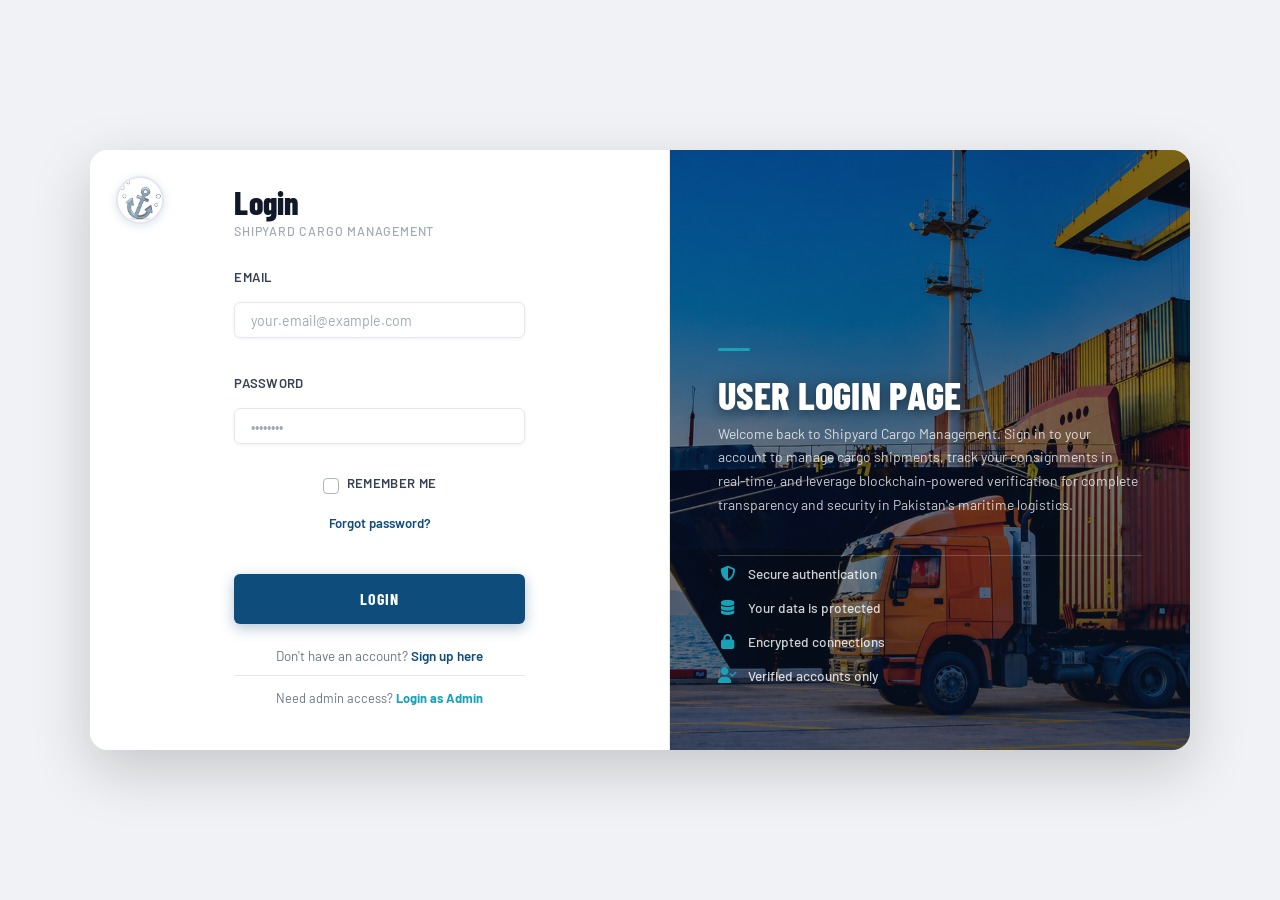
<file: Html/login.html>
<!DOCTYPE html>
<html lang="en">
<head>
    <meta charset="UTF-8">
    <meta name="viewport" content="width=device-width, initial-scale=1.0">
    <meta name="description" content="Shipyard_PK Cargo Management - User Login">
    <meta name="theme-color" content="#0E4C7C">
    <title>Login - Shipyard Cargo Management System</title>
    <link rel="preconnect" href="https://fonts.googleapis.com">
    <link rel="preconnect" href="https://fonts.gstatic.com" crossorigin>
        <link href="https://cdn.jsdelivr.net/npm/bootstrap@4.6.0/dist/css/bootstrap.min.css" rel="stylesheet">
    <link href="https://cdnjs.cloudflare.com/ajax/libs/font-awesome/6.4.0/css/all.min.css" rel="stylesheet">
    <link href="../Css/login.css" rel="stylesheet">
</head>
<body class="login-body">
    <!-- Main Login Container -->
    <div class="login-container">
        <!-- Anchor Icon Inside Card -->
        <a href="../Html/index.html" class="card-logo-wrapper" title="Back to Home">
            <img src="../Assest/anchor_icon.png" alt="Shipyard_PK Logo" class="card-logo">
        </a>
        <!-- Left Side - Information -->
        <div class="login-left">
            <div class="left-content">
                <h1 class="left-title">
                    User Login Page
                </h1>
                <p class="left-description">
                    Welcome back to Shipyard Cargo Management. Sign in to your account to manage cargo shipments, track your consignments in real-time, and leverage blockchain-powered verification for complete transparency and security in Pakistan's maritime logistics.
                </p>
                <div class="features-list">
                    <div class="feature-item">
                        <i class="fas fa-shield-alt"></i>
                        <span>Secure authentication</span>
                    </div>
                    <div class="feature-item">
                        <i class="fas fa-database"></i>
                        <span>Your data is protected</span>
                    </div>
                    <div class="feature-item">
                        <i class="fas fa-lock"></i>
                        <span>Encrypted connections</span>
                    </div>
                    <div class="feature-item">
                        <i class="fas fa-user-check"></i>
                        <span>Verified accounts only</span>
                    </div>
                </div>
            </div>
        </div>

        <!-- Right Side - Login Form -->
        <div class="login-right">
            <div class="login-form-wrapper">
                <h2 class="login-title">Login</h2>

                <!-- Alert Messages -->
                <div id="alert-container"></div>

                <form id="loginForm" method="POST" class="login-form">
                    <!-- Email -->
                    <div class="form-group">
                        <label for="email">Email</label>
                        <input type="email" id="email" name="email" class="form-control" placeholder="your.email@example.com" required>
                        <small class="form-error" id="email-error"></small>
                    </div>

                    <!-- Password -->
                    <div class="form-group">
                        <label for="password">Password</label>
                        <input type="password" id="password" name="password" class="form-control" placeholder="••••••••" required>
                        <small class="form-error" id="password-error"></small>
                    </div>

                    <!-- Remember Me -->
                    <div class="form-group checkbox-group">
                        <div class="custom-control custom-checkbox">
                            <input type="checkbox" class="custom-control-input" id="rememberMe" name="rememberMe">
                            <label class="custom-control-label" for="rememberMe">
                                Remember me
                            </label>
                        </div>
                        <a href="#" class="forgot-password">Forgot password?</a>
                    </div>

                    <!-- Login Button -->
                    <button type="submit" class="btn-login">Login</button>
                </form>

                <!-- Signup & Admin Login Links -->
                <div class="signup-link">
                    <p>Don't have an account? <a href="signup.html">Sign up here</a></p>
                    <p class="admin-login-link">Need admin access? <a href="admin-login.html">Login as Admin</a></p>
                </div>
            </div>
        </div>
    </div>

    <!-- Scripts -->
    <script src="https://code.jquery.com/jquery-3.6.0.min.js"></script>
    <script src="https://cdn.jsdelivr.net/npm/bootstrap@4.6.0/dist/js/bootstrap.bundle.min.js"></script>
    <script src="../JS/login.js"></script>
</body>
</html>
</file>
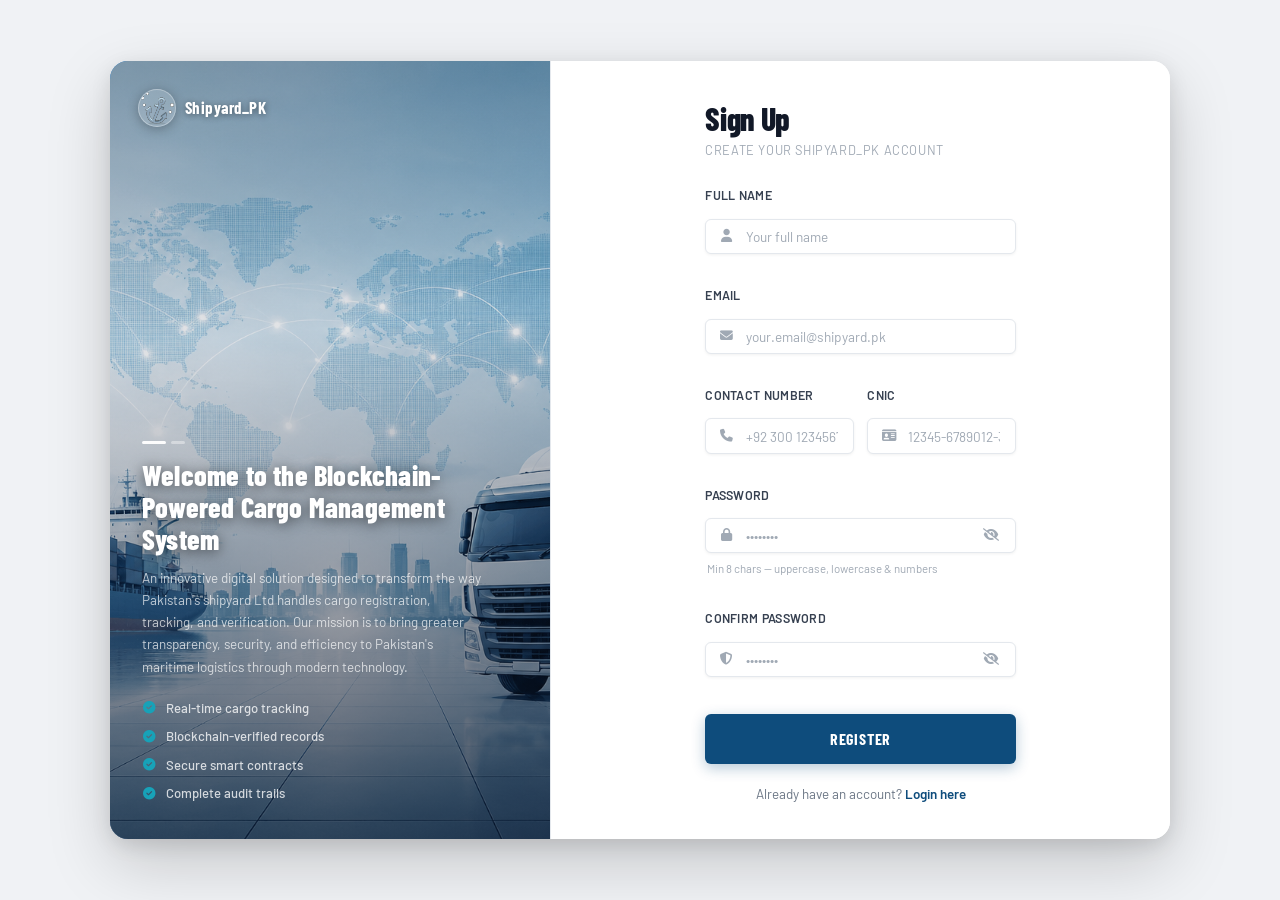
<file: Html/signup.html>
<!DOCTYPE html>
<html lang="en">
<head>
    <meta charset="UTF-8">
    <meta name="viewport" content="width=device-width, initial-scale=1.0">
    <meta name="description" content="Shipyard_PK Cargo Management - User Signup">
    <meta name="theme-color" content="#0E4C7C">
    <title>Sign Up - Shipyard Cargo Management System</title>
    <link rel="preconnect" href="https://fonts.googleapis.com">
    <link rel="preconnect" href="https://fonts.gstatic.com" crossorigin>
    <link href="https://fonts.googleapis.com/css2?family=Barlow+Condensed:wght@600;700;800&family=Barlow:wght@400;500;600;700&display=swap" rel="stylesheet">
    <link href="https://cdn.jsdelivr.net/npm/bootstrap@4.6.0/dist/css/bootstrap.min.css" rel="stylesheet">
    <link href="https://cdnjs.cloudflare.com/ajax/libs/font-awesome/6.4.0/css/all.min.css" rel="stylesheet">
    <link href="../Css/signup.css" rel="stylesheet">
</head>
<body class="signup-body">

    <div class="signup-container">

        <!-- ══ LEFT PANEL — photo + brand ══ -->
        <div class="signup-left">

            <!-- Brand / logo (top-left of photo panel) -->
            <div class="signup-brand">
                <a href="../Html/index.html" class="card-logo-wrapper" title="Back to Home">
                    <img src="../Assest/anchor_icon.png"
                         alt="Shipyard_PK Logo"
                         class="card-logo logo-icon">
                    <span class="brand-label">Shipyard_PK</span>
                </a>
            </div>

            <!-- Hero copy (bottom of photo panel) -->
            <div class="left-content">
                <div class="hero-bar"></div>
                <h1 class="left-title">
                    Welcome to the Blockchain-Powered Cargo Management System
                </h1>
                <p class="left-description">
                    An innovative digital solution designed to transform the way Pakistan's
                    shipyard Ltd handles cargo registration, tracking, and verification.
                    Our mission is to bring greater transparency, security, and efficiency
                    to Pakistan's maritime logistics through modern technology.
                </p>
                <div class="features-list">
                    <div class="feature-item">
                        <i class="fas fa-check-circle"></i>
                        <span>Real-time cargo tracking</span>
                    </div>
                    <div class="feature-item">
                        <i class="fas fa-check-circle"></i>
                        <span>Blockchain-verified records</span>
                    </div>
                    <div class="feature-item">
                        <i class="fas fa-check-circle"></i>
                        <span>Secure smart contracts</span>
                    </div>
                    <div class="feature-item">
                        <i class="fas fa-check-circle"></i>
                        <span>Complete audit trails</span>
                    </div>
                </div>
            </div>
        </div><!-- /signup-left -->

        <!-- ══ RIGHT PANEL — white form ══ -->
        <div class="signup-right">
            <div class="signup-form-wrapper">

                <!-- Page heading -->
                <h2 class="signup-title">Sign Up</h2>
                <p class="signup-subtitle">Create your Shipyard_PK account</p>

                <!-- Alert messages (populated by JS) -->
                <div id="alert-container"></div>

                <form id="signupForm" method="POST" class="signup-form" novalidate>

                    <!-- Full Name -->
                    <div class="form-group">
                        <label for="fullName">Full Name</label>
                        <div class="input-icon-wrap">
                            <i class="fas fa-user input-icon" aria-hidden="true"></i>
                            <input type="text" id="fullName" name="fullName"
                                   class="form-control"
                                   placeholder="Your full name" required>
                        </div>
                        <small class="form-error" id="fullName-error"></small>
                    </div>

                    <!-- Email -->
                    <div class="form-group">
                        <label for="email">Email</label>
                        <div class="input-icon-wrap">
                            <i class="fas fa-envelope input-icon" aria-hidden="true"></i>
                            <input type="email" id="email" name="email"
                                   class="form-control"
                                   placeholder="your.email@shipyard.pk" required>
                        </div>
                        <small class="form-error" id="email-error"></small>
                    </div>

                    <!-- Two-column row: Contact + CNIC -->
                    <div class="form-row-split">
                        <!-- Contact Number -->
                        <div class="form-group">
                            <label for="contactNumber">Contact Number</label>
                            <div class="input-icon-wrap">
                                <i class="fas fa-phone input-icon" aria-hidden="true"></i>
                                <input type="tel" id="contactNumber" name="contactNumber"
                                       class="form-control"
                                       placeholder="+92 300 1234567" required>
                            </div>
                            <small class="form-error" id="contactNumber-error"></small>
                        </div>

                        <!-- CNIC -->
                        <div class="form-group">
                            <label for="cnic">CNIC</label>
                            <div class="input-icon-wrap">
                                <i class="fas fa-id-card input-icon" aria-hidden="true"></i>
                                <input type="text" id="cnic" name="cnic"
                                       class="form-control"
                                       placeholder="12345-6789012-3" required>
                            </div>
                            <small class="form-error" id="cnic-error"></small>
                        </div>
                    </div><!-- /form-row-split -->

                    <!-- Password -->
                    <div class="form-group">
                        <label for="password">Password</label>
                        <div class="input-icon-wrap">
                            <i class="fas fa-lock input-icon" aria-hidden="true"></i>
                            <input type="password" id="password" name="password"
                                   class="form-control"
                                   placeholder="••••••••" required>
                            <button type="button" class="toggle-pw" data-target="password"
                                    aria-label="Toggle password visibility" tabindex="-1">
                                <i class="fas fa-eye-slash"></i>
                            </button>
                        </div>
                        <small class="form-error" id="password-error"></small>
                        <small class="form-hint">Min 8 chars — uppercase, lowercase &amp; numbers</small>
                    </div>

                    <!-- Confirm Password -->
                    <div class="form-group">
                        <label for="confirmPassword">Confirm Password</label>
                        <div class="input-icon-wrap">
                            <i class="fas fa-shield-halved input-icon" aria-hidden="true"></i>
                            <input type="password" id="confirmPassword" name="confirmPassword"
                                   class="form-control"
                                   placeholder="••••••••" required>
                            <button type="button" class="toggle-pw" data-target="confirmPassword"
                                    aria-label="Toggle confirm password visibility" tabindex="-1">
                                <i class="fas fa-eye-slash"></i>
                            </button>
                        </div>
                        <small class="form-error" id="confirmPassword-error"></small>
                    </div>

                    <!-- Submit -->
                    <button type="submit" class="btn-register">Register</button>

                </form><!-- /signupForm -->

                <!-- Login link -->
                <div class="login-link">
                    <p>Already have an account? <a href="login.html">Login here</a></p>
                </div>

            </div><!-- /signup-form-wrapper -->
        </div><!-- /signup-right -->

    </div><!-- /signup-container -->

    <!-- Scripts -->
    <script src="https://code.jquery.com/jquery-3.6.0.min.js"></script>
    <script src="https://cdn.jsdelivr.net/npm/bootstrap@4.6.0/dist/js/bootstrap.bundle.min.js"></script>
    <script src="../JS/signup.js"></script>

    <!-- Password visibility toggle (UI only — no form logic change) -->
    <script>
    document.querySelectorAll('.toggle-pw').forEach(function(btn) {
        btn.addEventListener('click', function() {
            var targetId = this.dataset.target;
            var input = document.getElementById(targetId);
            var icon  = this.querySelector('i');
            if (!input) return;
            if (input.type === 'password') {
                input.type = 'text';
                icon.classList.replace('fa-eye-slash', 'fa-eye');
            } else {
                input.type = 'password';
                icon.classList.replace('fa-eye', 'fa-eye-slash');
            }
        });
    });
    </script>
</body>
</html>
</file>
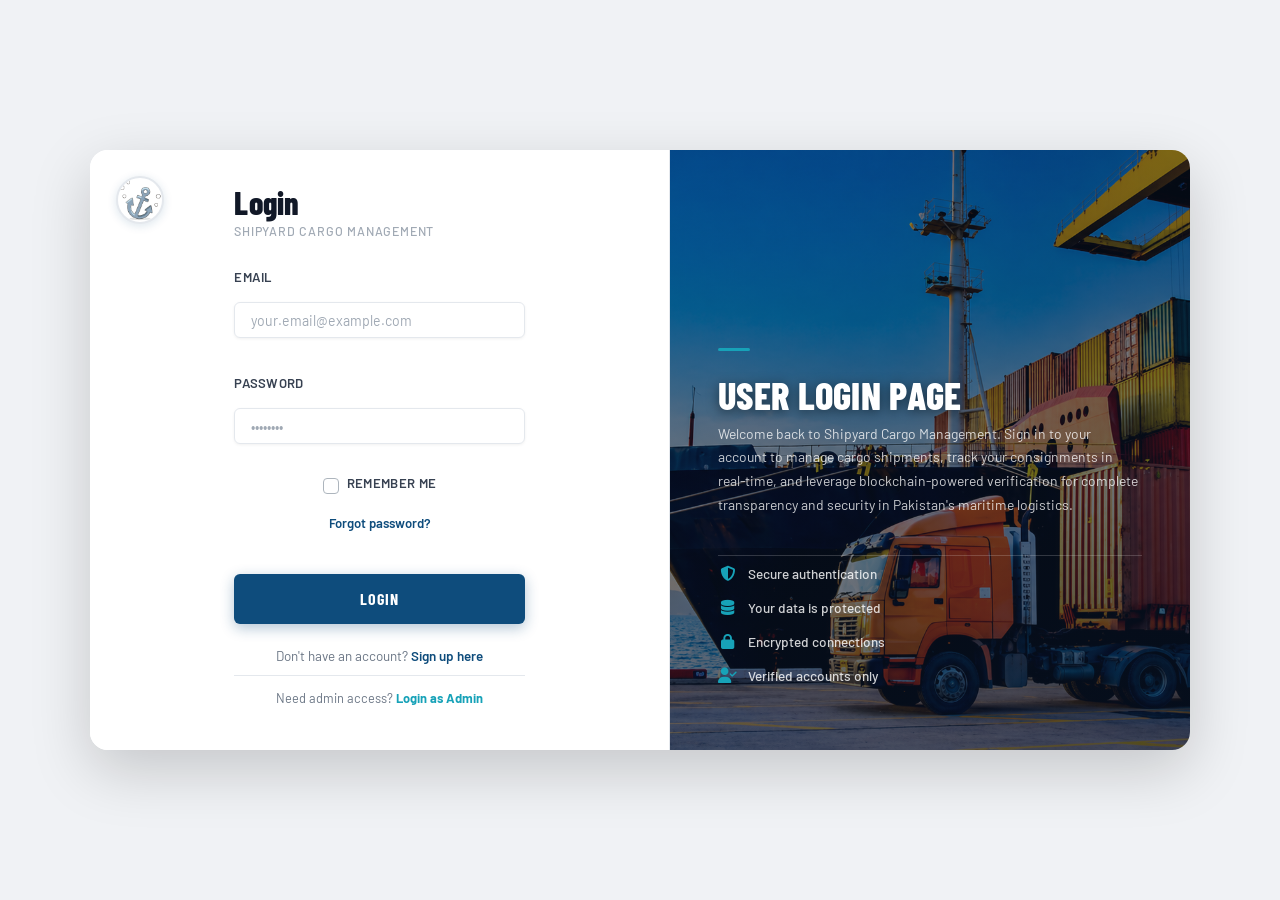
<file: Html/user-dashboard.html>
<!DOCTYPE html>
<html lang="en">
<head>
    <meta charset="UTF-8">
    <meta name="viewport" content="width=device-width, initial-scale=1.0">
    <meta name="description" content="User Dashboard - Shipyard Cargo Management System">
    <meta name="theme-color" content="#0a2847">
    <title>User Dashboard - Shipyard Cargo Management System</title>
    <link href="https://cdn.jsdelivr.net/npm/bootstrap@4.6.0/dist/css/bootstrap.min.css" rel="stylesheet">
    <link href="https://cdnjs.cloudflare.com/ajax/libs/font-awesome/6.4.0/css/all.min.css" rel="stylesheet">
    <link href="../Css/user-dashboard.css" rel="stylesheet">
</head>
<body>
    <div class="user-container">

        <!-- Top Navbar -->
        <nav class="user-navbar">
            <div class="navbar-content">
                <div class="navbar-left">
                    <button class="sidebar-toggle" id="sidebarToggle" aria-label="Toggle sidebar">
                        <i class="fas fa-bars"></i>
                    </button>
                    <a href="index.html" class="navbar-brand-link" aria-label="Shipyard home">
                        <span class="navbar-brand-logo-wrap" aria-hidden="true">
                            <img src="../Assest/anchor_icon.png" alt="" class="navbar-brand-logo">
                        </span>
                        <span class="navbar-brand-copy">
                            <span class="navbar-brand-text">Shipyard Portal</span>
                            <span class="navbar-brand-subtext">User workspace</span>
                        </span>
                    </a>
                    <div class="topbar-copy">
                        <span class="topbar-crumb">Dashboard / Overview</span>
                        <h1>Dashboard</h1>
                    </div>
                </div>
                <div class="navbar-right">
                    <label class="topbar-search" aria-label="Search cargo">
                        <i class="fas fa-search" aria-hidden="true"></i>
                        <input type="search" id="navbarSearchInput" placeholder="Search cargo ID...">
                    </label>
                    <div class="topbar-actions">
                        <button class="icon-action" id="navbarRefreshBtn" type="button" aria-label="Refresh">
                            <i class="fas fa-rotate-right" aria-hidden="true"></i>
                        </button>
                        <button id="themeToggleBtn" class="theme-toggle-btn" type="button" aria-label="Switch theme" title="Switch theme">
                            <i id="themeToggleIcon" class="fas fa-sun" aria-hidden="true"></i>
                        </button>
                    </div>
                </div>
            </div>
        </nav>

        <!-- Dashboard Wrapper -->
        <div class="dashboard-wrapper">

            <!-- Sidebar -->
            <aside class="user-sidebar" id="userSidebar">
                <div class="sidebar-content">
                    <div class="sidebar-section-label">NAVIGATION</div>

                    <nav class="sidebar-nav">
                        <button class="sidebar-item active" data-section="dashboard" data-tooltip="Dashboard Overview" aria-selected="true">
                            <i class="fas fa-chart-line"></i>
                            <span>Dashboard Overview</span>
                        </button>
                        <button class="sidebar-item" data-section="search" data-tooltip="Cargo Search &amp; View" aria-selected="false">
                            <i class="fas fa-search"></i>
                            <span>Cargo Search &amp; View</span>
                        </button>
                        <button class="sidebar-item" data-section="tracking" data-tooltip="Cargo Tracking" aria-selected="false">
                            <i class="fas fa-map-location-dot"></i>
                            <span>Cargo Tracking</span>
                        </button>
                        <button class="sidebar-item" data-section="contract" data-tooltip="Contract Status" aria-selected="false">
                            <i class="fas fa-file-contract"></i>
                            <span>Contract Status</span>
                        </button>
                        <button class="sidebar-item" data-section="certificate" data-tooltip="Certificate Verification" aria-selected="false">
                            <i class="fas fa-shield-halved"></i>
                            <span>Certificate Verification</span>
                        </button>
                        <button class="sidebar-item" data-section="activity" data-tooltip="Activity History" aria-selected="false">
                            <i class="fas fa-clock-rotate-left"></i>
                            <span>Activity History</span>
                        </button>
                    </nav>

                    <div class="sidebar-footer">
                        <button class="sidebar-item logout-btn" id="logoutBtn" aria-label="Logout">
                            <i class="fas fa-sign-out-alt"></i>
                            <span>Logout</span>
                        </button>

                        <div class="sidebar-user" id="sidebarProfileTrigger" role="button" tabindex="0" aria-expanded="false" aria-controls="userProfileCard">
                            <div class="user-avatar">
                                <i class="fas fa-user" aria-hidden="true"></i>
                            </div>
                            <div class="sidebar-user-copy">
                                <span class="sidebar-user-name" id="sidebarUserName">User</span>
                                <span class="sidebar-user-role">Registered User</span>
                            </div>
                        </div>

                        <div class="user-profile-card user-profile-card-main" id="userProfileCard" hidden>
                            <div class="profile-card-title">User Details</div>
                            <div class="profile-row">
                                <span class="profile-label">Full Name</span>
                                <strong id="profileFullName">-</strong>
                            </div>
                            <div class="profile-row">
                                <span class="profile-label">Email</span>
                                <strong id="profileEmail">-</strong>
                            </div>
                            <div class="profile-row">
                                <span class="profile-label">User ID</span>
                                <strong id="profileUserId">-</strong>
                            </div>
                            <div class="profile-row">
                                <span class="profile-label">Role</span>
                                <strong id="profileRole">Registered User</strong>
                            </div>
                        </div>
                    </div>
                </div>
            </aside>

            <!-- Main Content -->
            <main class="user-main-content">

                <!-- =============================
                     STEP 2: Dashboard Overview
                ============================== -->
                <section class="content-section active" id="dashboard-section">
                    <div class="dashboard-header">
                        <div>
                            <div class="section-kicker">Step 2</div>
                            <h2>Dashboard Overview</h2>
                            <p>View your active shipments, recent cargo activity, and search for cargo quickly.</p>
                        </div>
                        <button class="btn btn-ghost" id="dashRefreshBtn">
                            <i class="fas fa-rotate-right"></i> Refresh
                        </button>
                    </div>

                    <!-- KPI Cards -->
                    <div class="dashboard-grid kpi-grid">
                        <div class="stat-card kpi-card accent-amber">
                            <div class="stat-head">
                                <span class="kpi-label"><span class="kpi-dot"></span> Active Shipments</span>
                                <i class="fas fa-ship"></i>
                            </div>
                            <p class="stat-value" id="kpi-active">3</p>
                            <span class="stat-change positive">2 in transit</span>
                            <div class="kpi-foot">Currently active cargo shipments</div>
                        </div>

                        <div class="stat-card kpi-card accent-teal">
                            <div class="stat-head">
                                <span class="kpi-label"><span class="kpi-dot"></span> Recent Cargo</span>
                                <i class="fas fa-boxes-stacked"></i>
                            </div>
                            <p class="stat-value" id="kpi-recent">5</p>
                            <span class="stat-change positive">+1 this week</span>
                            <div class="kpi-foot">Total cargo registered under account</div>
                        </div>

                        <div class="stat-card kpi-card accent-green">
                            <div class="stat-head">
                                <span class="kpi-label"><span class="kpi-dot"></span> Contracts Active</span>
                                <i class="fas fa-file-contract"></i>
                            </div>
                            <p class="stat-value" id="kpi-contracts">2</p>
                            <span class="stat-change">1 pending approval</span>
                            <div class="kpi-foot">Smart contract execution status</div>
                        </div>

                        <div class="stat-card kpi-card accent-rose">
                            <div class="stat-head">
                                <span class="kpi-label"><span class="kpi-dot"></span> Certificates</span>
                                <i class="fas fa-certificate"></i>
                            </div>
                            <p class="stat-value" id="kpi-certs">4</p>
                            <span class="stat-change positive">All valid</span>
                            <div class="kpi-foot">Verified certificates on record</div>
                        </div>
                    </div>

                    <!-- Dashboard Split: Table + Quick Search -->
                    <div class="dashboard-split">
                        <section class="dashboard-panel dashboard-table-panel">
                            <div class="panel-header">
                                <div>
                                    <div class="panel-kicker">Active Shipments</div>
                                    <h3>Your Current Cargo</h3>
                                </div>
                                <button class="btn btn-ghost btn-sm" data-section="search" id="viewAllCargoBtn">
                                    View All <i class="fas fa-arrow-right"></i>
                                </button>
                            </div>
                            <div class="dashboard-table-wrap">
                                <table class="tracking-table">
                                    <thead>
                                        <tr>
                                            <th>Cargo ID</th>
                                            <th>Description</th>
                                            <th>Route</th>
                                            <th>Status</th>
                                            <th>ETA</th>
                                        </tr>
                                    </thead>
                                    <tbody id="dashCargoTableBody">
                                        <tr>
                                            <td><span class="job-id">CS-0001</span></td>
                                            <td>
                                                <strong>Electronics Components</strong>
                                                <span>Oceanic Electronics Ltd.</span>
                                            </td>
                                            <td><span class="route-text">Shanghai → Karachi</span></td>
                                            <td><span class="status-badge shipped">In Transit</span></td>
                                            <td class="text-muted-sm">15 May 2025</td>
                                        </tr>
                                        <tr>
                                            <td><span class="job-id">CS-0002</span></td>
                                            <td>
                                                <strong>Textile Exports</strong>
                                                <span>Textile Export Group</span>
                                            </td>
                                            <td><span class="route-text">Mumbai → Karachi</span></td>
                                            <td><span class="status-badge complete">Arrived</span></td>
                                            <td class="text-muted-sm">10 May 2025</td>
                                        </tr>
                                        <tr>
                                            <td><span class="job-id">CS-0003</span></td>
                                            <td>
                                                <strong>Heavy Machinery</strong>
                                                <span>Delta Machinery Co.</span>
                                            </td>
                                            <td><span class="route-text">Dubai → Karachi</span></td>
                                            <td><span class="status-badge queued">Registered</span></td>
                                            <td class="text-muted-sm">22 May 2025</td>
                                        </tr>
                                    </tbody>
                                </table>
                            </div>
                        </section>

                        <!-- Quick Search Panel -->
                        <section class="dashboard-panel activity-panel">
                            <div class="panel-header">
                                <div>
                                    <div class="panel-kicker">Quick Access</div>
                                    <h3>Quick Search</h3>
                                </div>
                            </div>
                            <div class="quick-search-box">
                                <label class="form-group-label">Enter Cargo ID</label>
                                <div class="search-input-wrap">
                                    <input type="text" class="form-control" id="dashQuickSearchInput" placeholder="e.g. CS-0001">
                                    <button class="btn btn-primary" id="dashQuickSearchBtn">
                                        <i class="fas fa-search"></i>
                                    </button>
                                </div>
                                <div id="dashQuickResult" class="quick-result" style="display:none;"></div>
                            </div>

                            <div class="panel-divider"></div>

                            <div class="panel-header" style="margin-top:8px;">
                                <div>
                                    <div class="panel-kicker">Recent Activity</div>
                                    <h3>Your Last Actions</h3>
                                </div>
                            </div>
                            <div class="activity-list" id="dashActivityList">
                                <div class="activity-item info-item">
                                    <span class="activity-icon"><i class="fas fa-search"></i></span>
                                    <div class="activity-copy">
                                        <strong>Searched CS-0001</strong>
                                        <span>Cargo Search &amp; View</span>
                                    </div>
                                    <span class="activity-time">2m ago</span>
                                </div>
                                <div class="activity-item warning-item">
                                    <span class="activity-icon"><i class="fas fa-map-location-dot"></i></span>
                                    <div class="activity-copy">
                                        <strong>Tracked CS-0002</strong>
                                        <span>Cargo Tracking</span>
                                    </div>
                                    <span class="activity-time">18m ago</span>
                                </div>
                                <div class="activity-item info-item">
                                    <span class="activity-icon"><i class="fas fa-shield-halved"></i></span>
                                    <div class="activity-copy">
                                        <strong>Verified PART-0088</strong>
                                        <span>Certificate Verification</span>
                                    </div>
                                    <span class="activity-time">1h ago</span>
                                </div>
                            </div>
                        </section>
                    </div>
                </section>

                <!-- =============================
                     STEP 3: Cargo Search & View
                ============================== -->
                <section class="content-section" id="search-section">
                    <div class="section-header">
                        <div class="section-kicker">Step 3</div>
                        <h2>Cargo Search &amp; View</h2>
                        <p>Search by Cargo ID to view details including supplier, type, status, and destination.</p>
                    </div>

                    <div class="form-container search-container">
                        <div class="search-row">
                            <div class="form-group flex-grow-1 mb-0">
                                <label for="cargoSearchInput">
                                    <i class="fas fa-barcode"></i> Cargo ID
                                </label>
                                <input type="text" class="form-control" id="cargoSearchInput" placeholder="Enter Cargo ID (e.g. CS-0001)">
                            </div>
                            <button class="btn btn-primary search-btn" id="cargoSearchBtn">
                                <i class="fas fa-search"></i> Search
                            </button>
                        </div>
                    </div>

                    <!-- Results Display -->
                    <div id="searchResultArea" style="display:none;">
                        <div class="result-card">
                            <div class="result-card-header">
                                <div>
                                    <span class="result-kicker">Cargo Details</span>
                                    <h3 id="resultCargoId" class="job-id result-id">--</h3>
                                </div>
                                <span id="resultStatusBadge" class="status-badge">--</span>
                            </div>
                            <div class="result-grid">
                                <div class="result-field">
                                    <span class="result-label"><i class="fas fa-building"></i> Supplier</span>
                                    <span class="result-value" id="resultSupplier">--</span>
                                </div>
                                <div class="result-field">
                                    <span class="result-label"><i class="fas fa-layer-group"></i> Type</span>
                                    <span class="result-value" id="resultType">--</span>
                                </div>
                                <div class="result-field">
                                    <span class="result-label"><i class="fas fa-plane-departure"></i> Origin</span>
                                    <span class="result-value" id="resultOrigin">--</span>
                                </div>
                                <div class="result-field">
                                    <span class="result-label"><i class="fas fa-plane-arrival"></i> Destination</span>
                                    <span class="result-value" id="resultDestination">--</span>
                                </div>
                                <div class="result-field">
                                    <span class="result-label"><i class="fas fa-calendar"></i> ETA</span>
                                    <span class="result-value" id="resultEta">--</span>
                                </div>
                                <div class="result-field">
                                    <span class="result-label"><i class="fas fa-weight-hanging"></i> Quantity</span>
                                    <span class="result-value" id="resultQuantity">--</span>
                                </div>
                            </div>
                            <div class="result-actions">
                                <button class="btn btn-ghost" id="trackThisCargoBtn">
                                    <i class="fas fa-map-location-dot"></i> Track this Cargo
                                </button>
                                <button class="btn btn-ghost" id="viewContractBtn">
                                    <i class="fas fa-file-contract"></i> View Contract Status
                                </button>
                            </div>
                        </div>
                    </div>

                    <div id="searchNoResult" class="no-result" style="display:none;">
                        <i class="fas fa-search-minus"></i>
                        <p>No cargo found with that ID. Please check and try again.</p>
                    </div>

                    <!-- All Cargo Table -->
                    <div class="dashboard-panel" style="margin-top:16px;">
                        <div class="panel-header">
                            <div>
                                <div class="panel-kicker">All Records</div>
                                <h3>Your Cargo List</h3>
                            </div>
                        </div>
                        <div class="dashboard-table-wrap">
                            <table class="tracking-table">
                                <thead>
                                    <tr>
                                        <th>Cargo ID</th>
                                        <th>Supplier</th>
                                        <th>Type</th>
                                        <th>Status</th>
                                        <th>Destination</th>
                                        <th>Action</th>
                                    </tr>
                                </thead>
                                <tbody id="allCargoTableBody">
                                    <!-- Populated by JS -->
                                </tbody>
                            </table>
                        </div>
                    </div>
                </section>

                <!-- =============================
                     STEP 4: Cargo Tracking
                ============================== -->
                <section class="content-section" id="tracking-section">
                    <div class="section-header">
                        <div class="section-kicker">Step 4</div>
                        <h2>Cargo Tracking</h2>
                        <p>Enter a Cargo ID to view the full timeline: Registered, In Transit, Arrived, Verified, Completed.</p>
                    </div>

                    <div class="form-container search-container">
                        <div class="search-row">
                            <div class="form-group flex-grow-1 mb-0">
                                <label for="trackingInput">
                                    <i class="fas fa-barcode"></i> Cargo ID
                                </label>
                                <input type="text" class="form-control" id="trackingInput" placeholder="Enter Cargo ID (e.g. CS-0001)">
                            </div>
                            <button class="btn btn-primary search-btn" id="trackingSearchBtn">
                                <i class="fas fa-map-location-dot"></i> Track
                            </button>
                        </div>
                    </div>

                    <div id="trackingResultArea" style="display:none;">
                        <div class="tracking-card">
                            <div class="tracking-card-header">
                                <div>
                                    <span class="result-kicker">Tracking Timeline</span>
                                    <h3 id="trackingCargoId" class="job-id result-id">--</h3>
                                </div>
                                <span id="trackingCurrentStatus" class="status-badge">--</span>
                            </div>

                            <!-- Route Bar -->
                            <div class="route-bar">
                                <span class="route-city" id="trackOriginCity">Origin</span>
                                <div class="route-line">
                                    <div class="route-progress" id="routeProgressBar" style="width:0%"></div>
                                    <i class="fas fa-ship route-ship" id="routeShipIcon"></i>
                                </div>
                                <span class="route-city" id="trackDestCity">Destination</span>
                            </div>

                            <!-- Timeline Steps -->
                            <div class="timeline-steps" id="trackingTimeline">
                                <div class="timeline-step" data-step="registered">
                                    <div class="step-icon"><i class="fas fa-clipboard-check"></i></div>
                                    <div class="step-body">
                                        <span class="step-label">Registered</span>
                                        <span class="step-date" id="step-registered-date">-</span>
                                    </div>
                                </div>
                                <div class="timeline-connector"></div>
                                <div class="timeline-step" data-step="in-transit">
                                    <div class="step-icon"><i class="fas fa-ship"></i></div>
                                    <div class="step-body">
                                        <span class="step-label">In Transit</span>
                                        <span class="step-date" id="step-transit-date">-</span>
                                    </div>
                                </div>
                                <div class="timeline-connector"></div>
                                <div class="timeline-step" data-step="arrived">
                                    <div class="step-icon"><i class="fas fa-anchor"></i></div>
                                    <div class="step-body">
                                        <span class="step-label">Arrived</span>
                                        <span class="step-date" id="step-arrived-date">-</span>
                                    </div>
                                </div>
                                <div class="timeline-connector"></div>
                                <div class="timeline-step" data-step="verified">
                                    <div class="step-icon"><i class="fas fa-shield-halved"></i></div>
                                    <div class="step-body">
                                        <span class="step-label">Verified</span>
                                        <span class="step-date" id="step-verified-date">-</span>
                                    </div>
                                </div>
                                <div class="timeline-connector"></div>
                                <div class="timeline-step" data-step="completed">
                                    <div class="step-icon"><i class="fas fa-flag-checkered"></i></div>
                                    <div class="step-body">
                                        <span class="step-label">Completed</span>
                                        <span class="step-date" id="step-completed-date">-</span>
                                    </div>
                                </div>
                            </div>
                        </div>
                    </div>

                    <div id="trackingNoResult" class="no-result" style="display:none;">
                        <i class="fas fa-location-crosshairs"></i>
                        <p>No cargo found with that ID. Please verify the Cargo ID and try again.</p>
                    </div>
                </section>

                <!-- =============================
                     STEP 5: Smart Contract Status View
                ============================== -->
                <section class="content-section" id="contract-section">
                    <div class="section-header">
                        <div class="section-kicker">Step 5</div>
                        <h2>Smart Contract Status View</h2>
                        <p>Enter a Cargo ID to view approval status and payment status from the smart contract.</p>
                    </div>

                    <div class="form-container search-container">
                        <div class="search-row">
                            <div class="form-group flex-grow-1 mb-0">
                                <label for="contractSearchInput">
                                    <i class="fas fa-barcode"></i> Cargo ID
                                </label>
                                <input type="text" class="form-control" id="contractSearchInput" placeholder="Enter Cargo ID (e.g. CS-0001)">
                            </div>
                            <button class="btn btn-primary search-btn" id="contractSearchBtn">
                                <i class="fas fa-file-contract"></i> View Status
                            </button>
                        </div>
                    </div>

                    <div id="contractResultArea" style="display:none;">
                        <div class="contract-status-card">
                            <div class="result-card-header">
                                <div>
                                    <span class="result-kicker">Contract Details</span>
                                    <h3 id="contractCargoId" class="job-id result-id">--</h3>
                                </div>
                            </div>
                            <div class="contract-status-grid">
                                <div class="contract-status-block">
                                    <div class="csb-icon approval-icon">
                                        <i class="fas fa-user-check"></i>
                                    </div>
                                    <div class="csb-body">
                                        <span class="csb-label">Customer Approval</span>
                                        <span class="csb-value" id="contractApprovalStatus">--</span>
                                    </div>
                                </div>
                                <div class="contract-status-block">
                                    <div class="csb-icon payment-icon">
                                        <i class="fas fa-money-bill-wave"></i>
                                    </div>
                                    <div class="csb-body">
                                        <span class="csb-label">Payment Status</span>
                                        <span class="csb-value" id="contractPaymentStatus">--</span>
                                    </div>
                                </div>
                                <div class="contract-status-block">
                                    <div class="csb-icon date-icon">
                                        <i class="fas fa-calendar-check"></i>
                                    </div>
                                    <div class="csb-body">
                                        <span class="csb-label">Contract Date</span>
                                        <span class="csb-value" id="contractDate">--</span>
                                    </div>
                                </div>
                                <div class="contract-status-block">
                                    <div class="csb-icon type-icon">
                                        <i class="fas fa-layer-group"></i>
                                    </div>
                                    <div class="csb-body">
                                        <span class="csb-label">Contract Type</span>
                                        <span class="csb-value" id="contractType">--</span>
                                    </div>
                                </div>
                            </div>
                        </div>
                    </div>

                    <div id="contractNoResult" class="no-result" style="display:none;">
                        <i class="fas fa-file-circle-xmark"></i>
                        <p>No contract found for this Cargo ID.</p>
                    </div>

                    <!-- All Contracts Table -->
                    <div class="dashboard-panel" style="margin-top:16px;">
                        <div class="panel-header">
                            <div>
                                <div class="panel-kicker">Overview</div>
                                <h3>All Contract Records</h3>
                            </div>
                        </div>
                        <div class="dashboard-table-wrap">
                            <table class="tracking-table">
                                <thead>
                                    <tr>
                                        <th>Cargo ID</th>
                                        <th>Contract Type</th>
                                        <th>Approval</th>
                                        <th>Payment</th>
                                        <th>Date</th>
                                    </tr>
                                </thead>
                                <tbody id="allContractsTableBody">
                                    <!-- Populated by JS -->
                                </tbody>
                            </table>
                        </div>
                    </div>
                </section>

                <!-- =============================
                     STEP 6: Certificate Verification
                ============================== -->
                <section class="content-section" id="certificate-section">
                    <div class="section-header">
                        <div class="section-kicker">Step 6</div>
                        <h2>Certificate Verification</h2>
                        <p>Navigate here, enter a Part ID, and verify certificate authenticity — view Valid/Invalid status and certificate details.</p>
                    </div>

                    <div class="form-container search-container">
                        <div class="search-row">
                            <div class="form-group flex-grow-1 mb-0">
                                <label for="certPartInput">
                                    <i class="fas fa-hashtag"></i> Part ID
                                </label>
                                <input type="text" class="form-control" id="certPartInput" placeholder="Enter Part ID (e.g. PART-0088)">
                            </div>
                            <button class="btn btn-primary search-btn" id="certVerifyBtn">
                                <i class="fas fa-shield-halved"></i> Verify
                            </button>
                        </div>
                    </div>

                    <div id="certResultArea" style="display:none;">
                        <div class="cert-result-card" id="certResultCard">
                            <div class="cert-verdict" id="certVerdict">
                                <div class="cert-verdict-icon" id="certVerdictIcon">
                                    <i class="fas fa-check-circle"></i>
                                </div>
                                <div>
                                    <h3 id="certVerdictTitle">Certificate Valid</h3>
                                    <p id="certVerdictSub">This part certificate has been verified successfully.</p>
                                </div>
                            </div>
                            <div class="cert-details-grid">
                                <div class="cert-detail-field">
                                    <span class="result-label"><i class="fas fa-hashtag"></i> Part ID</span>
                                    <span class="result-value" id="certPartId">--</span>
                                </div>
                                <div class="cert-detail-field">
                                    <span class="result-label"><i class="fas fa-tag"></i> Part Name</span>
                                    <span class="result-value" id="certPartName">--</span>
                                </div>
                                <div class="cert-detail-field">
                                    <span class="result-label"><i class="fas fa-building"></i> Issuing Authority</span>
                                    <span class="result-value" id="certAuthority">--</span>
                                </div>
                                <div class="cert-detail-field">
                                    <span class="result-label"><i class="fas fa-calendar"></i> Issue Date</span>
                                    <span class="result-value" id="certIssueDate">--</span>
                                </div>
                                <div class="cert-detail-field">
                                    <span class="result-label"><i class="fas fa-calendar-xmark"></i> Expiry Date</span>
                                    <span class="result-value" id="certExpiryDate">--</span>
                                </div>
                                <div class="cert-detail-field">
                                    <span class="result-label"><i class="fas fa-layer-group"></i> Certificate Type</span>
                                    <span class="result-value" id="certType">--</span>
                                </div>
                            </div>
                        </div>
                    </div>

                    <div id="certNoResult" class="no-result" style="display:none;">
                        <i class="fas fa-shield"></i>
                        <p>No certificate found for that Part ID. Please check and try again.</p>
                    </div>
                </section>

                <!-- =============================
                     STEP 7: Activity History
                ============================== -->
                <section class="content-section" id="activity-section">
                    <div class="section-header">
                        <div class="section-kicker">Step 7</div>
                        <h2>Activity History</h2>
                        <p>View your searched cargo and tracked shipments history.</p>
                    </div>

                    <div class="activity-filters form-container" style="padding:14px 18px;">
                        <div class="filter-row">
                            <div class="filter-group">
                                <label>Filter by Type</label>
                                <select class="form-control" id="activityTypeFilter">
                                    <option value="all">All Activities</option>
                                    <option value="search">Cargo Searches</option>
                                    <option value="tracking">Tracking Lookups</option>
                                    <option value="contract">Contract Views</option>
                                    <option value="certificate">Certificate Verifications</option>
                                </select>
                            </div>
                            <button class="btn btn-ghost" id="clearHistoryBtn">
                                <i class="fas fa-trash-alt"></i> Clear History
                            </button>
                        </div>
                    </div>

                    <div class="dashboard-panel" style="margin-top:12px;">
                        <div class="panel-header">
                            <div>
                                <div class="panel-kicker">History Log</div>
                                <h3>All Activities</h3>
                            </div>
                            <span class="activity-count-badge" id="activityCountBadge">0 entries</span>
                        </div>
                        <div class="activity-list full-activity-list" id="fullActivityList">
                            <!-- Populated by JS -->
                            <div class="no-activity" id="noActivityMsg">
                                <i class="fas fa-history"></i>
                                <p>No activity recorded yet. Start by searching for cargo or tracking a shipment.</p>
                            </div>
                        </div>
                    </div>
                </section>

            </main><!-- /user-main-content -->
        </div><!-- /dashboard-wrapper -->
    </div><!-- /user-container -->

    <script src="https://cdn.jsdelivr.net/npm/jquery@3.5.1/dist/jquery.min.js"></script>
    <script src="https://cdn.jsdelivr.net/npm/bootstrap@4.6.0/dist/js/bootstrap.bundle.min.js"></script>
    <script src="../JS/user-dashboard.js"></script>
</body>
</html>
</file>
<file: Css/login.css>
/* ===================================
   USER LOGIN PAGE
   Dribbble-inspired split layout
   Left: white form | Right: full-bleed image
   Accent: Teal / Blue (#0E4C7C / #17A2B8)
   =================================== */

@import url('https://fonts.googleapis.com/css2?family=Barlow+Condensed:wght@600;700;800&family=Barlow:wght@400;500;600;700&display=swap');

:root {
    /* Brand */
    --accent:        #0E4C7C;
    --accent-light:  #17A2B8;
    --accent-hover:  #0c4270;
    /* Neutrals */
    --white:         #ffffff;
    --off-white:     #f7f8fa;
    --gray-100:      #f0f2f5;
    --gray-200:      #e4e8ed;
    --gray-300:      #cdd2d9;
    --gray-400:      #a0a9b4;
    --gray-500:      #6b7685;
    --gray-700:      #374151;
    --gray-900:      #111827;
    /* Status */
    --success:       #16a34a;
    --error:         #dc2626;
    --warning:       #d97706;
    /* Shadows */
    --shadow-input:  0 1px 3px rgba(0,0,0,0.06);
    --shadow-btn:    0 4px 14px rgba(14,76,124,0.32);
    --shadow-card:   0 20px 60px rgba(0,0,0,0.18);
    /* Radius */
    --r-sm:          6px;
    --r-md:          10px;
    --r-lg:          18px;
    /* Transitions */
    --t:             0.22s cubic-bezier(0.4,0,0.2,1);
}

*,*::before,*::after { margin:0; padding:0; box-sizing:border-box; }
html { font-size:16px; scroll-behavior:smooth; }

/* ===================================
   BODY — subtle texture bg
   =================================== */
.login-body {
    font-family: 'Barlow', 'Segoe UI', sans-serif;
    background: var(--gray-100);
    color: var(--gray-900);
    min-height: 100vh;
    display: flex;
    align-items: center;
    justify-content: center;
    padding: 1.5rem;
    line-height: 1.5;
    overflow-y: auto;
    overflow-x: hidden;
    -webkit-font-smoothing: antialiased;
}

/* ===================================
   OUTER CONTAINER
   =================================== */
.login-container {
    display: grid;
    grid-template-columns: 420px 1fr;
    width: 100%;
    max-width: 1100px;
    min-height: 600px;
    border-radius: var(--r-lg);
    box-shadow: var(--shadow-card);
    overflow: hidden;
    animation: containerIn 0.6s cubic-bezier(0.16,1,0.3,1) both;
    position: relative;
    background: var(--white);
}

@keyframes containerIn {
    from { opacity:0; transform:translateY(20px) scale(0.98); }
    to   { opacity:1; transform:translateY(0) scale(1); }
}

/* ===================================
   ANCHOR LOGO — TOP LEFT OF LEFT PANEL
   =================================== */
.card-logo-wrapper {
    position: absolute;
    top: 1.6rem;
    left: 1.6rem;
    z-index: 20;
    display: inline-flex;
    text-decoration: none;
    border-radius: 50%;
    transition: transform var(--t), box-shadow var(--t);
}
.card-logo-wrapper:hover { transform: scale(1.08); }
.card-logo-wrapper:focus {
    outline: 2px solid var(--accent-light);
    outline-offset: 3px;
    border-radius: 50%;
}

.card-logo {
    height: 48px;
    width: 48px;
    border-radius: 50%;
    object-fit: contain;
    background: var(--white);
    border: 2px solid var(--gray-200);
    box-shadow: 0 2px 10px rgba(14,76,124,0.14);
    transition: box-shadow var(--t), border-color var(--t);
}
.card-logo-wrapper:hover .card-logo {
    border-color: var(--accent-light);
    box-shadow: 0 4px 18px rgba(23,162,184,0.28);
}

/* ===================================
   LEFT PANEL — WHITE FORM SIDE
   =================================== */
.login-left {
    background: var(--white);
    padding: 5.5rem 3.2rem 3rem;
    display: flex;
    flex-direction: column;
    justify-content: center;
    position: relative;
    z-index: 2;
    border-right: 1px solid var(--gray-200);
}

/* Brand block (replaces left-content for visual branding) */
.left-content {
    position: relative;
    z-index: 1;
    animation: fadeSlideLeft 0.7s cubic-bezier(0.16,1,0.3,1) 0.1s both;
    padding: 0;
    background: none;
    border-radius: 0;
}

@keyframes fadeSlideLeft {
    from { opacity:0; transform:translateX(-18px); }
    to   { opacity:1; transform:translateX(0); }
}

/* Brand name at top */
.left-title {
    font-family: 'Barlow Condensed', sans-serif;
    font-size: 1.9rem;
    font-weight: 800;
    line-height: 1.1;
    letter-spacing: 0.3px;
    text-transform: uppercase;
    color: var(--gray-900);
    margin-bottom: 0.35rem;
    text-shadow: none;
}

/* The accent first word — span wrapping is added by CSS ::first-line trick not available,
   so we style via the existing class; left-title gets a colored left border instead */
.left-title::before {
    content: '';
    display: block;
    width: 32px;
    height: 3px;
    background: var(--accent);
    border-radius: 2px;
    margin-bottom: 1.4rem;
}

.left-description {
    font-size: 0.87rem;
    color: var(--gray-500);
    line-height: 1.7;
    margin-bottom: 2.4rem;
    font-weight: 400;
    text-shadow: none;
}

.features-list {
    display: flex;
    flex-direction: column;
    gap: 0.85rem;
    padding-top: 0.5rem;
    border-top: 1px solid var(--gray-200);
}

.feature-item {
    display: flex;
    align-items: center;
    gap: 0.75rem;
    font-size: 0.85rem;
    color: var(--gray-500);
    font-weight: 500;
    transition: color var(--t), transform var(--t);
    text-shadow: none;
}
.feature-item:hover {
    color: var(--accent);
    transform: translateX(3px);
}
.feature-item i {
    font-size: 0.95rem;
    color: var(--accent-light);
    width: 18px;
    text-align: center;
    flex-shrink: 0;
}

/* ===================================
   RIGHT PANEL — PHOTO SIDE
   =================================== */
.login-right {
    position: relative;
    background:
        linear-gradient(160deg, rgba(10,12,14,0.35) 0%, rgba(10,12,14,0.60) 100%),
        url('../Assest/background.png') center/cover no-repeat;
    padding: 0;
    display: flex;
    align-items: flex-end;
    justify-content: flex-start;
    overflow: hidden;
}

/* Overlay content on the photo side */
.login-form-wrapper {
    width: 100%;
    max-width: 440px;
    animation: fadeSlideRight 0.7s cubic-bezier(0.16,1,0.3,1) 0.2s both;
    position: relative;
    z-index: 2;
    /* The form IS on the right (photo) side — we render it over the image */
    background: rgba(255,255,255,0.96);
    backdrop-filter: blur(12px);
    -webkit-backdrop-filter: blur(12px);
    border-radius: var(--r-md) var(--r-md) 0 0;
    padding: 2.4rem 2.6rem 2rem;
    margin: 0 auto;
    box-shadow: 0 -8px 40px rgba(0,0,0,0.18);
    /* Center vertically in the photo panel */
    position: absolute;
    bottom: 0; left: 0; right: 0;
    max-width: 100%;
    border-radius: 0;
}

/* Override: right side houses only the photo, form belongs on the white left side */
/* RESTRUCTURE: move the form visually to the white left area.
   Since HTML has left=info + right=form, we reverse the visual with CSS grid order */
.login-container {
    grid-template-columns: 1fr 520px;
}

.login-left {
    order: 2; /* photo side on right visually = left in DOM goes right */
}

.login-right {
    order: 1; /* form side on left visually = right in DOM goes left */
    background: var(--white);
    padding: 0;
    border-right: 1px solid var(--gray-200);
    align-items: stretch;
}

/* Reset: login-right is the FORM panel (white), login-left is the PHOTO panel */
.login-right {
    background: var(--white);
    display: flex;
    align-items: center;
    justify-content: center;
    overflow: visible;
}

.login-left {
    background:
        linear-gradient(160deg, rgba(8,20,40,0.42) 0%, rgba(8,20,40,0.70) 100%),
        url('../Assest/background.png') center/cover no-repeat;
    color: var(--white);
    border-right: none;
    padding: 4rem 3rem;
    display: flex;
    align-items: flex-start;
    flex-direction: column;
    justify-content: flex-end;
}

.left-content {
    width: 100%;
}

.left-title {
    color: var(--white);
    text-shadow: 0 2px 12px rgba(0,0,0,0.5);
    font-size: 2.4rem;
}

.left-title::before {
    background: var(--accent-light);
}

.left-description {
    color: rgba(255,255,255,0.78);
    text-shadow: none;
}

.features-list {
    border-top: 1px solid rgba(255,255,255,0.18);
}

.feature-item {
    color: rgba(255,255,255,0.82);
}

.feature-item:hover {
    color: var(--white);
}

.feature-item i {
    color: var(--accent-light);
}

/* ===================================
   FORM WRAPPER — WHITE PANEL
   =================================== */
.login-form-wrapper {
    width: 100%;
    max-width: 380px;
    padding: 0 2.8rem;
    background: transparent;
    backdrop-filter: none;
    border-radius: 0;
    box-shadow: none;
    position: static;
    margin: auto;
    animation: fadeSlideRight 0.7s cubic-bezier(0.16,1,0.3,1) 0.18s both;
}

@keyframes fadeSlideRight {
    from { opacity:0; transform:translateX(18px); }
    to   { opacity:1; transform:translateX(0); }
}

/* Form title — "Login" */
.login-title {
    font-family: 'Barlow Condensed', sans-serif;
    font-size: 2rem;
    font-weight: 800;
    color: var(--gray-900);
    margin-bottom: 0.4rem;
    letter-spacing: 0.3px;
    text-shadow: none;
    text-align: left;
}

/* Subtitle line under login title */
.login-title::after {
    content: 'Shipyard Cargo Management';
    display: block;
    font-family: 'Barlow', sans-serif;
    font-size: 0.78rem;
    font-weight: 500;
    color: var(--gray-400);
    letter-spacing: 0.8px;
    text-transform: uppercase;
    margin-top: 0.2rem;
    margin-bottom: 1.8rem;
}

/* Alert container */
#alert-container { margin-bottom: 1rem; }

.alert {
    padding: 0.7rem 0.9rem;
    border-radius: var(--r-sm);
    font-size: 0.85rem;
    border: 1px solid;
    animation: slideInDown 0.25s ease-out;
}
.alert-success { background:#f0fdf4; color:#15803d; border-color:#bbf7d0; }
.alert-danger  { background:#fef2f2; color:#dc2626; border-color:#fecaca; }
.alert-warning { background:#fffbeb; color:#b45309; border-color:#fed7aa; }

@keyframes slideInDown {
    from { opacity:0; transform:translateY(-8px); }
    to   { opacity:1; transform:translateY(0); }
}

/* ===================================
   FORM FIELDS
   =================================== */
.login-form {
    display: flex;
    flex-direction: column;
    gap: 1.2rem;
}

.form-group {
    display: flex;
    flex-direction: column;
    gap: 0.4rem;
}

.form-group label {
    font-size: 0.82rem;
    font-weight: 600;
    color: var(--gray-700);
    letter-spacing: 0.3px;
    text-shadow: none;
    text-transform: uppercase;
}

.form-group .form-control {
    width: 100%;
    padding: 0.72rem 1rem;
    border: 1.5px solid var(--gray-200);
    border-radius: var(--r-sm);
    font-family: 'Barlow', sans-serif;
    font-size: 0.92rem;
    color: var(--gray-900);
    background: var(--white);
    box-shadow: var(--shadow-input);
    transition: border-color var(--t), box-shadow var(--t);
    backdrop-filter: none;
}
.form-group .form-control::placeholder {
    color: var(--gray-400);
    font-size: 0.88rem;
}
.form-group .form-control:focus {
    outline: none;
    border-color: var(--accent);
    box-shadow: 0 0 0 3px rgba(14,76,124,0.1);
}
.form-group .form-control:hover:not(:focus) {
    border-color: var(--gray-300);
}
.form-control.is-invalid {
    border-color: var(--error) !important;
    box-shadow: 0 0 0 3px rgba(220,38,38,0.08) !important;
}

.form-error {
    font-size: 0.78rem;
    color: var(--error);
    font-weight: 600;
    display: none;
    text-shadow: none;
}
.form-error.show { display: block; }

/* ===================================
   CHECKBOX + FORGOT ROW
   =================================== */
.checkbox-group {
    display: flex;
    justify-content: space-between;
    align-items: center;
    gap: 1rem;
    margin-top: -0.3rem;
}

.custom-control-label {
    font-size: 0.85rem;
    color: var(--gray-700);
    font-weight: 500;
    margin-bottom: 0;
    cursor: pointer;
    text-shadow: none;
}

/* Style the Bootstrap custom checkbox accent */
.custom-control-input:checked ~ .custom-control-label::before {
    background-color: var(--accent);
    border-color: var(--accent);
}
.custom-control-input:focus ~ .custom-control-label::before {
    box-shadow: 0 0 0 3px rgba(14,76,124,0.15);
}

.forgot-password {
    font-size: 0.82rem;
    font-weight: 600;
    color: var(--accent);
    text-decoration: none;
    transition: color var(--t);
    text-shadow: none;
    white-space: nowrap;
}
.forgot-password:hover {
    color: var(--accent-hover);
    text-decoration: underline;
}

/* ===================================
   LOGIN BUTTON — ACCENT FILLED
   =================================== */
.btn-login {
    width: 100%;
    padding: 0.82rem 1.5rem;
    background: var(--accent);
    color: var(--white);
    border: none;
    border-radius: var(--r-sm);
    font-family: 'Barlow Condensed', sans-serif;
    font-size: 1rem;
    font-weight: 700;
    letter-spacing: 1px;
    text-transform: uppercase;
    cursor: pointer;
    transition: background var(--t), transform var(--t), box-shadow var(--t);
    box-shadow: var(--shadow-btn);
    margin-top: 0.3rem;
    position: relative;
    overflow: hidden;
}
.btn-login::before {
    content: '';
    position: absolute; inset: 0;
    background: rgba(255,255,255,0.1);
    opacity: 0;
    transition: opacity var(--t);
}
.btn-login:hover::before { opacity: 1; }
.btn-login:hover {
    background: var(--accent-hover);
    transform: translateY(-2px);
    box-shadow: 0 6px 20px rgba(14,76,124,0.38);
}
.btn-login:active { transform: translateY(0); box-shadow: var(--shadow-btn); }
.btn-login:disabled { opacity: 0.55; cursor: not-allowed; transform: none; }

/* Loading state */
.btn-login.loading { color: transparent; }
.btn-login.loading::after {
    content: '';
    position: absolute;
    width: 16px; height: 16px;
    top: 50%; left: 50%;
    margin: -8px 0 0 -8px;
    border: 2px solid rgba(255,255,255,0.3);
    border-top-color: var(--white);
    border-radius: 50%;
    animation: spin 0.7s linear infinite;
}
@keyframes spin { to { transform: rotate(360deg); } }

/* ===================================
   DIVIDER
   =================================== */

/* ===================================
   GOOGLE BUTTON
   =================================== */

/* ===================================
   SIGNUP / ADMIN LINKS
   =================================== */
.signup-link {
    text-align: center;
    margin-top: 1.4rem;
    font-size: 0.84rem;
    color: var(--gray-500);
    text-shadow: none;
}
.signup-link p { margin-bottom: 0.55rem; }
.signup-link a {
    color: var(--accent);
    text-decoration: none;
    font-weight: 600;
    transition: color var(--t);
    text-shadow: none;
}
.signup-link a:hover { color: var(--accent-hover); text-decoration: underline; }

.admin-login-link {
    font-size: 0.80rem !important;
    margin-top: 0.5rem !important;
    padding-top: 0.8rem;
    border-top: 1px solid var(--gray-200);
}
.admin-login-link a {
    color: var(--accent-light);
    font-weight: 700;
}
.admin-login-link a:hover { color: var(--accent); }

/* ===================================
   RESPONSIVE
   =================================== */
@media (max-width: 900px) {
    .login-container {
        grid-template-columns: 1fr;
        max-width: 480px;
        min-height: auto;
    }
    .login-left {
        order: 1;
        min-height: 240px;
        padding: 3rem 2.5rem 2.5rem;
        justify-content: flex-end;
        border-right: none;
        border-bottom: none;
    }
    .login-right {
        order: 2;
        border-right: none;
        border-top: 1px solid var(--gray-200);
    }
    .login-form-wrapper {
        padding: 2.2rem 2rem 1.8rem;
        max-width: 100%;
    }
    .card-logo-wrapper { top: 1.2rem; left: 1.2rem; }
}

@media (max-width: 520px) {
    .login-body { padding: 0; }
    .login-container {
        border-radius: 0;
        min-height: 100vh;
        max-width: 100%;
        box-shadow: none;
    }
    .login-left { min-height: 200px; padding: 3rem 1.5rem 2rem; }
    .left-title { font-size: 1.8rem; }
    .left-description { font-size: 0.82rem; }
    .login-right { padding: 0; }
    .login-form-wrapper { padding: 1.8rem 1.4rem 1.5rem; }
    .login-title { font-size: 1.7rem; }
    .checkbox-group { flex-direction: column; align-items: flex-start; gap: 0.6rem; }
    .card-logo-wrapper { top: 0.9rem; left: 0.9rem; }
    .card-logo { height: 42px; width: 42px; }
}

/* Accessibility */
@media (prefers-reduced-motion: reduce) {
    *,*::before,*::after {
        animation-duration: 0.01ms !important;
        animation-iteration-count: 1 !important;
        transition-duration: 0.01ms !important;
    }
}
</file>
<file: Css/signup.css>
/* ===================================
   SIGNUP PAGE
   Consistent with project design:
   Barlow fonts · teal accent · split card
   Left = signup.png photo panel
   Right = white form panel
   =================================== */

@import url('https://fonts.googleapis.com/css2?family=Barlow+Condensed:wght@600;700;800&family=Barlow:wght@400;500;600;700&display=swap');

/* ── Design tokens (mirrors login.css) ─────────────────── */
:root {
    --accent:        #0E4C7C;
    --accent-light:  #17A2B8;
    --accent-hover:  #0c4270;
    --accent-focus:  rgba(14, 76, 124, 0.12);

    --white:         #ffffff;
    --gray-50:       #f9fafb;
    --gray-100:      #f0f2f5;
    --gray-200:      #e4e8ed;
    --gray-300:      #cdd2d9;
    --gray-400:      #a0a9b4;
    --gray-500:      #6b7685;
    --gray-700:      #374151;
    --gray-900:      #111827;

    --success:       #16a34a;
    --error:         #dc2626;
    --warning:       #d97706;

    --shadow-input:  0 1px 3px rgba(0,0,0,0.06);
    --shadow-btn:    0 4px 14px rgba(14,76,124,0.30);
    --shadow-card:   0 24px 64px rgba(0,0,0,0.18), 0 6px 20px rgba(0,0,0,0.10);

    --r-sm:          6px;
    --r-md:          10px;
    --r-lg:          18px;
    --t:             0.22s cubic-bezier(0.4, 0, 0.2, 1);
}

/* ── Reset ──────────────────────────────────────────────── */
*, *::before, *::after { margin: 0; padding: 0; box-sizing: border-box; }
html { font-size: 16px; scroll-behavior: smooth; }

/* ── Body ───────────────────────────────────────────────── */
.signup-body {
    font-family: 'Barlow', 'Segoe UI', sans-serif;
    background: var(--gray-100);
    color: var(--gray-900);
    min-height: 100vh;
    display: flex;
    align-items: center;
    justify-content: center;
    padding: 1.5rem;
    line-height: 1.5;
    overflow-y: auto;
    overflow-x: hidden;
    -webkit-font-smoothing: antialiased;
}

/* ── Card container ─────────────────────────────────────── */
.signup-container {
    display: grid;
    /* Photo left ≈ 45 %, form right ≈ 55 % */
    grid-template-columns: 440px 1fr;
    width: 100%;
    max-width: 1060px;
    /* No fixed min-height — content drives height */
    border-radius: var(--r-lg);
    box-shadow: var(--shadow-card);
    overflow: hidden;
    position: relative;
    background: var(--white);
    animation: cardReveal 0.6s cubic-bezier(0.16, 1, 0.3, 1) both;
}

@keyframes cardReveal {
    from { opacity: 0; transform: translateY(20px) scale(0.975); }
    to   { opacity: 1; transform: translateY(0)   scale(1); }
}

/* ════════════════════════════════════════════════════════
   LEFT PANEL — signup.png full-bleed photo
   ════════════════════════════════════════════════════════ */
.signup-left {
    position: relative;
    display: flex;
    flex-direction: column;
    justify-content: space-between;
    overflow: hidden;
    /* signup.png primary; fall back to background.png then background1.png */
    background:
        linear-gradient(
            175deg,
            rgba(8, 20, 40, 0.30) 0%,
            rgba(8, 20, 40, 0.10) 35%,
            rgba(8, 20, 40, 0.72) 100%
        ),
        url('../Assest/signup.png')    center / cover no-repeat,
        url('../Assest/background.png') center / cover no-repeat,
        url('../Assest/cargo_reg.png')  center / cover no-repeat;
    color: var(--white);
    min-height: 560px;
}

/* ── Brand row — top of photo panel ───────────────────── */
.signup-brand {
    padding: 1.75rem 1.75rem 0;
    position: relative;
    z-index: 3;
}

/* Shared logo wrapper (JS targets .logo-icon on the img) */
.card-logo-wrapper {
    display: inline-flex;
    align-items: center;
    gap: 0.55rem;
    text-decoration: none;
    color: var(--white);
    border-radius: var(--r-sm);
    transition: opacity var(--t);
    cursor: pointer;
}
.card-logo-wrapper:hover  { opacity: 0.85; text-decoration: none; }
.card-logo-wrapper:focus  { outline: 2px solid var(--accent-light); outline-offset: 3px; }
.card-logo-wrapper:active { opacity: 0.7; }

.card-logo {
    height: 38px;
    width: 38px;
    border-radius: 50%;
    object-fit: contain;
    background: rgba(255,255,255,0.14);
    border: 1.5px solid rgba(255,255,255,0.32);
    box-shadow: 0 2px 12px rgba(0,0,0,0.28);
    transition: border-color var(--t), box-shadow var(--t);
    cursor: pointer;
}
.card-logo-wrapper:hover .card-logo {
    border-color: var(--accent-light);
    box-shadow: 0 4px 18px rgba(23,162,184,0.40);
}

.brand-label {
    font-family: 'Barlow Condensed', sans-serif;
    font-weight: 700;
    font-size: 1.05rem;
    letter-spacing: 0.5px;
    text-shadow: 0 1px 6px rgba(0,0,0,0.45);
}

/* ── Hero copy — bottom of photo panel ────────────────── */
.left-content {
    padding: 0 2rem 2.2rem;
    position: relative;
    z-index: 3;
    animation: fadeUp 0.7s cubic-bezier(0.16,1,0.3,1) 0.15s both;
}

@keyframes fadeUp {
    from { opacity: 0; transform: translateY(14px); }
    to   { opacity: 1; transform: translateY(0); }
}

/* Decorative double-bar line before title */
.hero-bar {
    display: flex;
    gap: 5px;
    margin-bottom: 0.9rem;
}
.hero-bar::before,
.hero-bar::after {
    content: '';
    display: block;
    height: 3px;
    border-radius: 2px;
}
.hero-bar::before { width: 24px; background: rgba(255,255,255,0.95); }
.hero-bar::after  { width: 14px; background: rgba(255,255,255,0.40); }

.left-title {
    font-family: 'Barlow Condensed', sans-serif;
    font-size: clamp(1.35rem, 2.2vw, 1.95rem);
    font-weight: 800;
    line-height: 1.15;
    letter-spacing: 0.2px;
    color: var(--white);
    text-shadow: 0 2px 14px rgba(0,0,0,0.55);
    margin-bottom: 0.7rem;
}

.left-description {
    font-size: 0.84rem;
    line-height: 1.65;
    color: rgba(255,255,255,0.72);
    margin-bottom: 1.3rem;
    max-width: 340px;
}

.features-list {
    display: flex;
    flex-direction: column;
    gap: 0.55rem;
}
.feature-item {
    display: flex;
    align-items: center;
    gap: 0.6rem;
    font-size: 0.82rem;
    color: rgba(255,255,255,0.78);
    font-weight: 500;
    transition: color var(--t), transform var(--t);
}
.feature-item:hover { color: var(--white); transform: translateX(3px); }
.feature-item i {
    font-size: 0.78rem;
    color: var(--accent-light);
    flex-shrink: 0;
    width: 14px;
    text-align: center;
}

/* ════════════════════════════════════════════════════════
   RIGHT PANEL — white form
   ════════════════════════════════════════════════════════ */
.signup-right {
    background: var(--white);
    display: flex;
    align-items: flex-start;
    justify-content: center;
    padding: 2.4rem 0 2.2rem;
    border-left: 1px solid var(--gray-200);
    overflow-y: auto;
    /* thin scrollbar for long forms on short screens */
    scrollbar-width: thin;
    scrollbar-color: var(--gray-200) transparent;
}
.signup-right::-webkit-scrollbar       { width: 4px; }
.signup-right::-webkit-scrollbar-thumb { background: var(--gray-200); border-radius: 2px; }

/* ── Form wrapper ─────────────────────────────────────── */
.signup-form-wrapper {
    width: 100%;
    max-width: 400px;
    padding: 0 2.8rem;
    animation: fadeSlideIn 0.65s cubic-bezier(0.16,1,0.3,1) 0.12s both;
}

@keyframes fadeSlideIn {
    from { opacity: 0; transform: translateX(16px); }
    to   { opacity: 1; transform: translateX(0); }
}

/* ── Form heading ─────────────────────────────────────── */
.signup-title {
    font-family: 'Barlow Condensed', sans-serif;
    font-size: 2rem;
    font-weight: 800;
    color: var(--gray-900);
    letter-spacing: -0.3px;
    text-align: left;
    margin-bottom: 0.2rem;
    text-shadow: none;
}

.signup-subtitle {
    font-size: 0.8rem;
    color: var(--gray-400);
    letter-spacing: 0.6px;
    text-transform: uppercase;
    margin-bottom: 1.6rem;
}

/* ── Alert container ──────────────────────────────────── */
#alert-container { margin-bottom: 0.9rem; }

.alert {
    padding: 0.72rem 0.95rem;
    border-radius: var(--r-sm);
    font-size: 0.84rem;
    border: 1px solid;
    animation: slideDown 0.22s ease-out;
}
.alert-success { background: #f0fdf4; color: #15803d; border-color: #bbf7d0; }
.alert-danger  { background: #fef2f2; color: #dc2626; border-color: #fecaca; }
.alert-warning { background: #fffbeb; color: #b45309; border-color: #fde68a; }

/* Pending admin-approval banner */
.alert-pending-approval {
    background: linear-gradient(135deg, #eaf6fb, #dff0f5);
    border: 1px solid #9dd9e8;
    border-left: 4px solid #17A2B8 !important;
    color: #0c4a6e;
    border-radius: var(--r-sm);
    padding: 1rem 1.2rem;
    font-size: 0.88rem;
    line-height: 1.6;
    animation: slideDown 0.22s ease-out;
}
.alert-pending-approval strong {
    color: #0c4a6e;
    font-size: 0.92rem;
    display: block;
    margin-bottom: 0.25rem;
}
.alert-pending-approval .pending-body {
    color: #155e75;
}
.alert-pending-approval .pending-footer {
    margin-top: 0.6rem;
    font-size: 0.8rem;
    color: #1e7a91;
}
.alert-pending-approval .pending-footer a {
    color: #0E4C7C;
    font-weight: 600;
    text-decoration: underline;
}
.alert-pending-approval .pending-footer a:hover {
    color: #0c4270;
}

@keyframes slideDown {
    from { opacity: 0; transform: translateY(-8px); }
    to   { opacity: 1; transform: translateY(0); }
}

/* ── Form layout ──────────────────────────────────────── */
.signup-form {
    display: flex;
    flex-direction: column;
    gap: 1rem;
}

/* Two-column row (contact + CNIC) */
.form-row-split {
    display: grid;
    grid-template-columns: 1fr 1fr;
    gap: 0.85rem;
}

.form-group {
    display: flex;
    flex-direction: column;
    gap: 0.38rem;
}

/* ── Labels ───────────────────────────────────────────── */
.form-group label {
    font-size: 0.78rem;
    font-weight: 600;
    color: var(--gray-700);
    letter-spacing: 0.3px;
    text-transform: uppercase;
    text-shadow: none;
}

/* ── Icon-wrapped inputs ──────────────────────────────── */
.input-icon-wrap {
    position: relative;
    display: flex;
    align-items: center;
}

.input-icon {
    position: absolute;
    left: 0.9rem;
    font-size: 0.8rem;
    color: var(--gray-400);
    pointer-events: none;
    z-index: 2;
    transition: color var(--t);
    width: 14px;
    text-align: center;
}

.form-group .form-control {
    width: 100%;
    padding: 0.72rem 0.9rem 0.72rem 2.5rem;
    border: 1.5px solid var(--gray-200);
    border-radius: var(--r-sm);
    font-family: 'Barlow', 'Segoe UI', sans-serif;
    font-size: 0.88rem;
    color: var(--gray-900);
    background: var(--white);
    box-shadow: var(--shadow-input);
    transition: border-color var(--t), box-shadow var(--t), background var(--t);
    -webkit-appearance: none;
    backdrop-filter: none;
}
.form-group .form-control::placeholder {
    color: var(--gray-400);
    font-size: 0.85rem;
}
.form-group .form-control:hover:not(:focus) {
    border-color: var(--gray-300);
    background: var(--gray-50);
}
.form-group .form-control:focus {
    outline: none;
    border-color: var(--accent);
    box-shadow: 0 0 0 3px var(--accent-focus);
    background: var(--white);
}
/* Icon turns accent on focus */
.input-icon-wrap:focus-within .input-icon { color: var(--accent); }

.form-control.is-invalid {
    border-color: var(--error) !important;
    box-shadow: 0 0 0 3px rgba(220,38,38,0.09) !important;
}

/* ── Password toggle button ───────────────────────────── */
.toggle-pw {
    position: absolute;
    right: 0.8rem;
    background: none;
    border: none;
    color: var(--gray-400);
    cursor: pointer;
    padding: 0.25rem;
    display: flex;
    align-items: center;
    justify-content: center;
    font-size: 0.8rem;
    transition: color var(--t);
    z-index: 2;
    line-height: 1;
}
.toggle-pw:hover { color: var(--accent); }

/* ── Error & hint messages ────────────────────────────── */
.form-error {
    font-size: 0.75rem;
    color: var(--error);
    font-weight: 500;
    display: none;
    text-shadow: none;
    animation: slideDown 0.18s ease-out;
    padding-left: 0.1rem;
}
.form-error.show { display: block; }

.form-hint {
    font-size: 0.72rem;
    color: var(--gray-400);
    font-style: normal;
    text-shadow: none;
    padding-left: 0.1rem;
}

/* ── Register button ──────────────────────────────────── */
.btn-register {
    width: 100%;
    padding: 0.84rem 1.5rem;
    background: var(--accent);
    color: var(--white);
    border: none;
    border-radius: var(--r-sm);
    font-family: 'Barlow Condensed', sans-serif;
    font-size: 1rem;
    font-weight: 700;
    letter-spacing: 0.8px;
    text-transform: uppercase;
    cursor: pointer;
    transition: background var(--t), transform var(--t), box-shadow var(--t);
    box-shadow: var(--shadow-btn);
    margin-top: 0.3rem;
    position: relative;
    overflow: hidden;
}
.btn-register::before {
    content: '';
    position: absolute;
    inset: 0;
    background: rgba(255,255,255,0.10);
    opacity: 0;
    transition: opacity var(--t);
}
.btn-register:hover::before { opacity: 1; }
.btn-register:hover {
    background: var(--accent-hover);
    transform: translateY(-2px);
    box-shadow: 0 6px 22px rgba(14,76,124,0.36);
}
.btn-register:active   { transform: translateY(0); }
.btn-register:disabled { opacity: 0.55; cursor: not-allowed; transform: none; }

/* Loading spinner — JS adds/removes .loading class */
.btn-register.loading { color: transparent; }
.btn-register.loading::after {
    content: '';
    position: absolute;
    width: 17px; height: 17px;
    top: 50%; left: 50%;
    margin: -8.5px 0 0 -8.5px;
    border: 2px solid rgba(255,255,255,0.3);
    border-top-color: var(--white);
    border-radius: 50%;
    animation: spin 0.75s linear infinite;
}
@keyframes spin { to { transform: rotate(360deg); } }

/* ── Divider ──────────────────────────────────────────── */

/* ── Social login ─────────────────────────────────────── */

/* ── Login link ───────────────────────────────────────── */
.login-link {
    text-align: center;
    margin-top: 1.2rem;
    font-size: 0.84rem;
    color: var(--gray-500);
    text-shadow: none;
}
.login-link p { margin-bottom: 0; }
.login-link a {
    color: var(--accent);
    text-decoration: none;
    font-weight: 600;
    transition: color var(--t);
}
.login-link a:hover { color: var(--accent-hover); text-decoration: underline; }

/* ════════════════════════════════════════════════════════
   RESPONSIVE
   ════════════════════════════════════════════════════════ */

/* Tablet — narrow photo panel */
@media (max-width: 960px) {
    .signup-container {
        grid-template-columns: 320px 1fr;
    }
    .signup-form-wrapper { padding: 0 2rem; }
    .left-title { font-size: 1.3rem; }
    .left-description { font-size: 0.8rem; }
}

/* Mobile — single-column stacked */
@media (max-width: 720px) {
    .signup-body {
        padding: 0;
        background: var(--white);
        align-items: flex-start;
    }
    .signup-container {
        grid-template-columns: 1fr;
        border-radius: 0;
        max-width: 100%;
        box-shadow: none;
    }
    /* Photo panel becomes a compact hero banner */
    .signup-left {
        min-height: 210px;
        max-height: 260px;
        justify-content: flex-end;
    }
    .signup-brand { padding: 1.2rem 1.4rem 0; }
    .left-content { padding: 0 1.4rem 1.4rem; }
    .left-description { display: none; }

    .signup-right {
        padding: 1.8rem 0 2rem;
        border-left: none;
        border-top: 1px solid var(--gray-200);
    }
    .signup-form-wrapper {
        max-width: 100%;
        padding: 0 1.4rem;
    }
    .signup-title { font-size: 1.6rem; }
    /* Collapse split row on very narrow screens */
    .form-row-split { grid-template-columns: 1fr; gap: 1rem; }
}

@media (max-width: 420px) {
    .signup-left { max-height: 190px; }
    .features-list { display: none; }
    .signup-form-wrapper { padding: 0 1.1rem; }
    .signup-title { font-size: 1.4rem; }
    .card-logo { height: 33px; width: 33px; }
}

/* ════════════════════════════════════════════════════════
   ACCESSIBILITY
   ════════════════════════════════════════════════════════ */
@media (prefers-reduced-motion: reduce) {
    *, *::before, *::after {
        animation-duration:       0.01ms !important;
        animation-iteration-count: 1     !important;
        transition-duration:      0.01ms !important;
    }
}
</file>
<file: Css/user-dashboard.css>
/* ===================================
   USER DASHBOARD - STYLES
   Mirrors admin-dashboard design system
   =================================== */

/* ===================================
   DESIGN TOKENS (dark mode default)
   =================================== */
:root {
    --primary-blue: #0E4C7C;
    --secondary-teal: #17A2B8;
    --accent-ocean: #1E88E5;
    --dark-slate: #0D2438;
    --white: #ffffff;
    --success: #28a745;
    --warning: #ffc107;
    --danger: #dc3545;
    --info: #17a2b8;

    --transition-speed: 0.3s;
    --transition-timing: cubic-bezier(0.4, 0, 0.2, 1);

    /* Font scale */
    --font-size-base: clamp(15px, 0.2vw + 14px, 16px);
    --font-size-sm: 0.88rem;

    /* Dark mode palette */
    --bg-base:        #0e1521;
    --surface:        #131e2d;
    --surface-alt:    rgba(255, 255, 255, 0.05);
    --border-color:   rgba(255, 255, 255, 0.08);
    --sidebar-bg:     #0f1a27;
    --text-primary:   #f2f8ff;
    --text-secondary: rgba(226, 236, 248, 0.9);
    --text-muted:     rgba(208, 224, 238, 0.6);
    --accent:         #d4a843;
    --teal:           #5db9ad;
    --card-shadow:    0 1px 3px rgba(0,0,0,0.3);
    --card-shadow-strong: 0 4px 16px rgba(0,0,0,0.4);

    --photo-overlay: linear-gradient(rgba(8, 30, 48, 0.72), rgba(8, 30, 48, 0.72));
    --photo-text: #f5f9ff;
}

/* Light theme overrides */
body.light-theme {
    --bg-base:        #f0f4f8;
    --surface:        #ffffff;
    --surface-alt:    rgba(14, 76, 124, 0.05);
    --border-color:   rgba(14, 76, 124, 0.12);
    --sidebar-bg:     #ffffff;
    --text-primary:   #1a2535;
    --text-secondary: #4a6080;
    --text-muted:     #8099b3;
    --accent:         #c49830;
    --teal:           #0e7a70;
    --card-shadow:    0 1px 4px rgba(14,76,124,0.08);
    --card-shadow-strong: 0 4px 16px rgba(14,76,124,0.14);
}

/* ===================================
   RESET & BASE
   =================================== */
*, *::before, *::after {
    margin: 0;
    padding: 0;
    box-sizing: border-box;
}

html, body {
    height: 100%;
}

body {
    font-family: 'Segoe UI', Tahoma, Geneva, Verdana, sans-serif;
    background: linear-gradient(135deg, #0a2847 0%, #1a3a52 30%, #0D2438 60%, #051a2e 100%);
    background-attachment: fixed;
    color: var(--text-primary);
    font-size: var(--font-size-base);
    line-height: 1.6;
    -webkit-font-smoothing: antialiased;
    text-rendering: optimizeLegibility;
}

body.light-theme {
    background: var(--bg-base);
}

/* ===================================
   LAYOUT SHELL
   =================================== */
.user-container {
    display: flex;
    flex-direction: column;
    height: 100vh;
    overflow: hidden;
}

.dashboard-wrapper {
    display: flex;
    flex: 1;
    overflow: hidden;
    margin-top: 72px;
}

/* Fix dark overlay for dark mode bg */
.dashboard-wrapper::before {
    content: '';
    position: fixed;
    top: 0;
    left: 0;
    right: 0;
    bottom: 0;
    background: linear-gradient(135deg, #0a2847 0%, #1a3a52 30%, #0D2438 60%, #051a2e 100%);
    background-attachment: fixed;
    pointer-events: none;
    z-index: -1;
}

body.light-theme .dashboard-wrapper::before {
    background: var(--bg-base);
}

/* ===================================
   NAVBAR
   =================================== */
.user-navbar {
    position: fixed;
    top: 0;
    left: 0;
    right: 0;
    z-index: 1030;
    background: rgba(13, 36, 56, 0.92);
    border-bottom: 1px solid rgba(255, 255, 255, 0.08);
    box-shadow: 0 4px 24px rgba(0,0,0,0.24);
    backdrop-filter: blur(20px);
    -webkit-backdrop-filter: blur(20px);
    height: 72px;
    padding: 0;
}

body.light-theme .user-navbar {
    background: var(--sidebar-bg);
    border-bottom-color: var(--border-color);
    box-shadow: var(--card-shadow);
}

.navbar-content {
    display: flex;
    justify-content: space-between;
    align-items: center;
    height: 100%;
    padding: 0 1.5rem;
}

.navbar-left {
    display: flex;
    align-items: center;
    gap: 1.25rem;
}

.navbar-brand-link {
    display: flex;
    align-items: center;
    gap: 10px;
    text-decoration: none;
    color: inherit;
}

.navbar-brand-logo-wrap {
    width: 32px;
    height: 32px;
    display: flex;
    align-items: center;
    justify-content: center;
    border-radius: 8px;
    background: rgba(212, 168, 67, 0.12);
    border: 1px solid rgba(212, 168, 67, 0.24);
}

.navbar-brand-logo {
    width: 20px;
    height: 20px;
    object-fit: contain;
}

.navbar-brand-copy {
    display: flex;
    flex-direction: column;
    gap: 1px;
}

.navbar-brand-text {
    font-size: 13px;
    font-weight: 700;
    color: var(--text-primary);
    line-height: 1.1;
    letter-spacing: 0.01em;
}

.navbar-brand-subtext {
    font-size: 10px;
    color: var(--text-muted);
    letter-spacing: 0.04em;
    text-transform: uppercase;
}

.topbar-copy {
    display: flex;
    flex-direction: column;
    gap: 1px;
    padding-left: 1rem;
    border-left: 1px solid var(--border-color);
}

.topbar-crumb {
    font-size: 10px;
    color: var(--text-muted);
    text-transform: uppercase;
    letter-spacing: 0.08em;
}

.topbar-copy h1 {
    font-size: 14px;
    font-weight: 700;
    color: var(--text-primary);
    margin: 0;
    line-height: 1.2;
}

/* Navbar right */
.navbar-right {
    display: flex;
    align-items: center;
    gap: 12px;
}

.topbar-search {
    display: flex;
    align-items: center;
    gap: 8px;
    background: var(--surface-alt);
    border: 1px solid var(--border-color);
    border-radius: 8px;
    padding: 6px 12px;
    color: var(--text-muted);
    font-size: 13px;
    cursor: text;
    width: 200px;
    transition: border-color 150ms ease;
}

.topbar-search:focus-within {
    border-color: var(--accent);
}

.topbar-search input {
    background: none;
    border: none;
    outline: none;
    color: var(--text-primary);
    font-size: 13px;
    width: 100%;
}

.topbar-search input::placeholder {
    color: var(--text-muted);
}

.topbar-actions {
    display: flex;
    align-items: center;
    gap: 6px;
}

.icon-action,
.theme-toggle-btn {
    width: 34px;
    height: 34px;
    border-radius: 8px;
    border: 1px solid var(--border-color);
    background: var(--surface-alt);
    color: var(--text-secondary);
    font-size: 14px;
    cursor: pointer;
    display: inline-flex;
    align-items: center;
    justify-content: center;
    transition: background-color 150ms ease, border-color 150ms ease, color 150ms ease;
}

.icon-action:hover,
.theme-toggle-btn:hover {
    background: rgba(212, 168, 67, 0.12);
    border-color: rgba(212, 168, 67, 0.3);
    color: var(--text-primary);
}

/* Mobile toggle */
.sidebar-toggle {
    display: none;
    width: 34px;
    height: 34px;
    border-radius: 8px;
    border: 1px solid var(--border-color);
    background: var(--surface-alt);
    color: var(--text-secondary);
    font-size: 14px;
    cursor: pointer;
    align-items: center;
    justify-content: center;
}

/* ===================================
   SIDEBAR
   =================================== */
.user-sidebar {
    position: fixed;
    top: 72px;
    left: 0;
    width: max-content;
    min-width: 180px;
    max-width: 240px;
    height: calc(100vh - 72px);
    background: var(--sidebar-bg);
    border-right: 1px solid var(--border-color);
    overflow-y: auto;
    overflow-x: hidden;
    scroll-behavior: smooth;
    z-index: 1020;
    transition: width var(--transition-speed) var(--transition-timing),
                transform var(--transition-speed) var(--transition-timing);
}

.sidebar-content {
    padding: 16px 12px 14px;
    display: flex;
    flex-direction: column;
    min-height: 100%;
    gap: 14px;
}

.sidebar-section-label {
    font-size: 10px;
    font-weight: 700;
    letter-spacing: 0.1em;
    text-transform: uppercase;
    color: var(--text-muted);
    padding: 0 4px;
}

.sidebar-nav {
    display: flex;
    flex-direction: column;
    gap: 4px;
    padding: 0;
}

.sidebar-item {
    display: flex;
    align-items: center;
    padding: 8px 10px;
    border-radius: 8px;
    border: 1px solid transparent;
    background: none;
    color: var(--text-secondary);
    font-size: 13px;
    font-weight: 500;
    gap: 10px;
    cursor: pointer;
    text-align: left;
    width: 100%;
    min-height: 36px;
    transition: background-color 150ms ease, border-color 150ms ease, color 150ms ease;
    white-space: nowrap;
}

.sidebar-item i {
    min-width: 16px;
    font-size: 15px;
    flex-shrink: 0;
}

.sidebar-item span {
    flex: 1;
    white-space: nowrap;
}

.sidebar-item:hover {
    background: var(--surface-alt);
    border-color: rgba(212, 168, 67, 0.2);
    color: var(--text-primary);
}

.sidebar-item.active {
    background: rgba(212, 168, 67, 0.12);
    border-color: rgba(212, 168, 67, 0.24);
    color: var(--text-primary);
    box-shadow: inset 3px 0 0 var(--accent);
}

.sidebar-item.logout-btn {
    color: rgba(226, 236, 248, 0.50);
    background: transparent;
    border-color: transparent;
    transition: background-color 180ms ease, border-color 180ms ease, color 180ms ease;
}

.sidebar-item.logout-btn:hover {
    background: rgba(224, 82, 82, 0.1);
    border-color: rgba(224, 82, 82, 0.22);
    color: #e05252;
}

.sidebar-item.logout-btn:focus-visible {
    outline: 2px solid rgba(224, 82, 82, 0.45);
    outline-offset: 2px;
}

/* Sidebar footer */
.sidebar-footer {
    margin-top: auto;
    padding-top: 12px;
    padding-bottom: 12px;
    border-top: 1px solid var(--border-color);
    display: flex;
    flex-direction: column;
    gap: 10px;
    flex-shrink: 0;
}

.sidebar-user {
    display: flex;
    align-items: center;
    gap: 10px;
    padding: 10px 4px 4px;
    border: 1px solid transparent;
    border-radius: 10px;
    cursor: pointer;
    transition: background-color 150ms ease, border-color 150ms ease;
}

.sidebar-user:hover {
    background: var(--surface-alt);
    border-color: rgba(212, 168, 67, 0.2);
}

.sidebar-user:focus-visible {
    outline: 2px solid var(--accent);
    outline-offset: 2px;
}

.sidebar-user-copy {
    display: flex;
    flex-direction: column;
    gap: 2px;
    min-width: 0;
}

.sidebar-user-name {
    font-size: 12px;
    font-weight: 600;
    color: var(--text-primary);
    white-space: nowrap;
    overflow: hidden;
    text-overflow: ellipsis;
}

.sidebar-user-role {
    font-size: 10px;
    color: var(--text-muted);
    letter-spacing: 0.04em;
}

.user-avatar {
    width: 32px;
    height: 32px;
    border-radius: 50%;
    background: rgba(212, 168, 67, 0.12);
    border: 1px solid rgba(212, 168, 67, 0.26);
    color: var(--accent);
    display: flex;
    align-items: center;
    justify-content: center;
    font-size: 13px;
    flex-shrink: 0;
}

/* Profile card */
.user-profile-card {
    width: 100%;
    border: 1px solid var(--border-color);
    border-radius: 10px;
    background: var(--surface);
    padding: 10px;
    display: grid;
    gap: 6px;
}

.user-profile-card-main {
    position: static !important;
    display: none !important;
    margin-top: 8px;
}

.user-profile-card-main:not([hidden]) {
    display: grid !important;
}

.profile-card-title {
    font-size: 11px;
    font-weight: 700;
    color: var(--text-primary);
    letter-spacing: 0.06em;
    text-transform: uppercase;
}

.profile-row {
    display: grid;
    gap: 2px;
}

.profile-label {
    font-size: 10px;
    text-transform: uppercase;
    letter-spacing: 0.08em;
    color: var(--text-muted);
}

.user-profile-card strong {
    font-size: 11px;
    font-weight: 600;
    color: var(--text-primary);
    word-break: break-word;
}

/* ===================================
   MAIN CONTENT
   =================================== */
.user-main-content {
    margin-left: 220px;
    padding: 20px;
    flex: 1;
    overflow-y: auto;
    overflow-x: hidden;
    background: transparent;
    height: calc(100vh - 72px);
}

.content-section {
    display: none;
    animation: fadeSection 0.2s ease;
}

.content-section.active {
    display: block;
}

@keyframes fadeSection {
    from { opacity: 0; transform: translateY(6px); }
    to   { opacity: 1; transform: translateY(0); }
}

/* ===================================
   SECTION HEADERS
   =================================== */
.section-header {
    margin-bottom: 16px;
}

.section-kicker,
.panel-kicker {
    font-size: 10px;
    font-weight: 700;
    text-transform: uppercase;
    letter-spacing: 0.1em;
    color: var(--accent);
    margin-bottom: 4px;
}

.section-header h2,
.dashboard-header h2 {
    font-size: 15px;
    font-weight: 700;
    color: var(--text-primary);
    margin: 0 0 4px;
    letter-spacing: 0;
}

.section-header p,
.dashboard-header p {
    font-size: 12px;
    color: var(--text-secondary);
    margin: 0;
}

.dashboard-header {
    display: flex;
    align-items: flex-start;
    justify-content: space-between;
    gap: 12px;
    margin-bottom: 14px;
}

/* ===================================
   SURFACE CARDS
   =================================== */
.stat-card,
.dashboard-panel,
.form-container,
.result-card,
.tracking-card,
.contract-status-card,
.cert-result-card,
.activity-panel {
    background: var(--surface);
    border: 1px solid var(--border-color);
    border-radius: 12px;
    box-shadow: var(--card-shadow);
}

/* ===================================
   KPI GRID
   =================================== */
.dashboard-grid,
.kpi-grid {
    display: grid;
    grid-template-columns: repeat(4, minmax(0, 1fr));
    gap: 12px;
    margin-bottom: 16px;
}

.stat-card {
    padding: 18px 18px 16px;
    min-height: 116px;
    display: flex;
    flex-direction: column;
    gap: 6px;
    position: relative;
    overflow: hidden;
}

/* Coloured bottom accent bar */
.stat-card::after {
    content: '';
    position: absolute;
    left: 0; right: 0; bottom: 0;
    height: 3px;
    background: var(--accent);
    border-radius: 0 0 12px 12px;
}

.stat-card.accent-teal::after  { background: var(--teal); }
.stat-card.accent-green::after { background: var(--success); }
.stat-card.accent-rose::after  { background: var(--danger); }

.stat-head {
    display: flex;
    align-items: center;
    justify-content: space-between;
    color: var(--text-muted);
    font-size: 10px;
    letter-spacing: 0.1em;
    text-transform: uppercase;
}

.stat-head i {
    font-size: 16px;
    opacity: 0.6;
}

.kpi-label {
    display: inline-flex;
    align-items: center;
    gap: 6px;
}

.kpi-dot {
    width: 6px;
    height: 6px;
    border-radius: 999px;
    background: currentColor;
    opacity: 0.7;
}

.stat-value {
    font-size: 30px;
    font-weight: 700;
    color: var(--text-primary);
    margin: 0;
    line-height: 1.05;
}

.stat-change {
    font-size: 12px;
    font-weight: 500;
    color: var(--text-secondary);
}

.stat-change.positive { color: var(--success); }
.stat-change.negative { color: var(--danger); }

.kpi-foot {
    font-size: 11px;
    color: var(--text-muted);
    margin-top: auto;
}

/* ===================================
   DASHBOARD SPLIT
   =================================== */
.dashboard-split {
    display: grid;
    grid-template-columns: minmax(0, 1.9fr) minmax(280px, 1fr);
    gap: 12px;
    margin-bottom: 12px;
}

.dashboard-panel {
    padding: 18px;
}

.panel-header {
    display: flex;
    align-items: flex-start;
    justify-content: space-between;
    gap: 12px;
    margin-bottom: 12px;
}

.panel-header h3 {
    font-size: 13px;
    font-weight: 600;
    color: var(--text-primary);
    margin: 0;
}

.panel-divider {
    border: none;
    border-top: 1px solid var(--border-color);
    margin: 14px 0;
}

/* ===================================
   TABLES
   =================================== */
.dashboard-table-wrap {
    overflow-x: auto;
}

.tracking-table {
    width: 100%;
    border-collapse: collapse;
    color: var(--text-primary);
}

.tracking-table th {
    padding: 10px 12px;
    background: transparent;
    border-bottom: 1px solid var(--border-color);
    color: var(--text-muted);
    font-size: 10px;
    letter-spacing: 0.08em;
    text-transform: uppercase;
    font-weight: 600;
    white-space: nowrap;
}

.tracking-table td {
    padding: 12px;
    border-bottom: 1px solid var(--border-color);
    font-size: 12px;
    color: var(--text-primary);
    vertical-align: middle;
}

.tracking-table tbody tr:hover td {
    background: rgba(255, 255, 255, 0.02);
}

body.light-theme .tracking-table tbody tr:hover td {
    background: rgba(14, 76, 124, 0.03);
}

.tracking-table td strong {
    display: block;
    font-weight: 600;
    color: var(--text-primary);
    margin-bottom: 2px;
}

.tracking-table td span {
    font-size: 11px;
    color: var(--text-secondary);
}

.job-id {
    font-family: Consolas, "SFMono-Regular", monospace;
    color: var(--accent);
    font-weight: 700;
    font-size: 13px;
}

.route-text {
    font-size: 12px;
    color: var(--text-secondary);
    white-space: nowrap;
}

.text-muted-sm {
    font-size: 11px;
    color: var(--text-muted);
    white-space: nowrap;
}

/* ===================================
   STATUS BADGES
   =================================== */
.status-badge {
    display: inline-block;
    border-radius: 999px;
    padding: 3px 9px;
    font-size: 10px;
    font-weight: 700;
    letter-spacing: 0.04em;
    text-transform: uppercase;
    border: 1px solid transparent;
    white-space: nowrap;
}

.status-badge.complete,
.status-badge.arrived {
    color: var(--success);
    background: rgba(40, 167, 69, 0.12);
    border-color: rgba(40, 167, 69, 0.22);
}

.status-badge.shipped,
.status-badge.in-transit {
    color: var(--teal);
    background: rgba(93, 185, 173, 0.12);
    border-color: rgba(93, 185, 173, 0.22);
}

.status-badge.queued,
.status-badge.registered {
    color: var(--info);
    background: rgba(23, 162, 184, 0.12);
    border-color: rgba(23, 162, 184, 0.22);
}

.status-badge.review,
.status-badge.pending {
    color: var(--warning);
    background: rgba(255, 193, 7, 0.12);
    border-color: rgba(255, 193, 7, 0.22);
}

.status-badge.invalid {
    color: var(--danger);
    background: rgba(220, 53, 69, 0.12);
    border-color: rgba(220, 53, 69, 0.22);
}

.status-badge.valid {
    color: var(--success);
    background: rgba(40, 167, 69, 0.12);
    border-color: rgba(40, 167, 69, 0.22);
}

/* ===================================
   BUTTONS
   =================================== */
.btn {
    display: inline-flex;
    align-items: center;
    gap: 6px;
    padding: 8px 14px;
    border-radius: 8px;
    border: 1px solid transparent;
    font-size: 13px;
    font-weight: 600;
    cursor: pointer;
    text-decoration: none;
    transition: background-color 150ms ease, border-color 150ms ease, color 150ms ease;
    white-space: nowrap;
}

.btn.btn-primary {
    background: var(--accent);
    color: #1a1400;
    border-color: var(--accent);
}

.btn.btn-primary:hover {
    background: #c49830;
    border-color: #c49830;
}

.btn.btn-ghost,
.btn.btn-secondary {
    background: transparent;
    border-color: var(--border-color);
    color: var(--text-secondary);
}

.btn.btn-ghost:hover,
.btn.btn-secondary:hover {
    background: var(--surface-alt);
    border-color: rgba(212, 168, 67, 0.3);
    color: var(--text-primary);
}

.btn.btn-sm {
    padding: 5px 10px;
    font-size: 11px;
}

/* ===================================
   FORMS & INPUTS
   =================================== */
.form-container {
    padding: 18px;
    margin-bottom: 12px;
}

.form-group {
    display: flex;
    flex-direction: column;
    gap: 6px;
    margin-bottom: 14px;
}

.form-group label,
.form-group-label {
    font-size: 12px;
    font-weight: 600;
    color: var(--text-secondary);
    display: flex;
    align-items: center;
    gap: 6px;
}

.form-control {
    background: var(--surface);
    border: 1px solid var(--border-color);
    color: var(--text-primary);
    border-radius: 7px;
    padding: 9px 12px;
    font-size: 13px;
    outline: none;
    width: 100%;
    transition: border-color 150ms ease, box-shadow 150ms ease;
}

/* Ensure selects always show text in dark theme */
select.form-control {
    color: var(--text-primary);
    -webkit-text-fill-color: var(--text-primary);
    appearance: none;
    background-image: url("data:image/svg+xml,%3Csvg xmlns='http://www.w3.org/2000/svg' width='12' height='12' viewBox='0 0 12 12'%3E%3Cpath fill='%23ffffff' d='M6 9L1 4h10z'/%3E%3C/svg%3E");
    background-repeat: no-repeat;
    background-position: right 0.75rem center;
    background-size: 11px;
    padding-right: 2.2rem;
}

select.form-control:focus,
select.form-control:active {
    color: var(--text-primary);
    -webkit-text-fill-color: var(--text-primary);
}

.form-control:focus {
    border-color: var(--accent);
    box-shadow: 0 0 0 3px rgba(212, 168, 67, 0.15);
}

.form-control::placeholder {
    color: var(--text-muted);
    opacity: 1;
}

.form-control option {
    background: var(--surface);
    color: var(--text-primary);
}

body.light-theme .form-control {
    background: #ffffff;
    color: #16293d;
    -webkit-text-fill-color: #16293d;
}

body.light-theme select.form-control {
    color: #16293d !important;
    -webkit-text-fill-color: #16293d !important;
    background-image: url("data:image/svg+xml,%3Csvg xmlns='http://www.w3.org/2000/svg' width='12' height='12' viewBox='0 0 12 12'%3E%3Cpath fill='%23000000' d='M6 9L1 4h10z'/%3E%3C/svg%3E");
    background-repeat: no-repeat;
    background-position: right 0.75rem center;
    background-size: 11px;
    padding-right: 2.2rem;
}

body.light-theme select.form-control:focus,
body.light-theme select.form-control:active {
    color: #16293d !important;
    -webkit-text-fill-color: #16293d !important;
    background-color: #ffffff !important;
}

body.light-theme .form-control::placeholder {
    color: #8099b3;
    -webkit-text-fill-color: #8099b3;
}

body.light-theme .form-control option {
    background: #ffffff;
    color: #16293d;
}

/* Search row layout */
.search-row {
    display: flex;
    align-items: flex-end;
    gap: 10px;
}

.search-row .form-group {
    margin-bottom: 0;
}

.search-btn {
    flex-shrink: 0;
    height: 40px;
    padding: 0 18px;
}

/* Quick search in dashboard */
.quick-search-box {
    display: flex;
    flex-direction: column;
    gap: 8px;
    margin-bottom: 4px;
}

.search-input-wrap {
    display: flex;
    gap: 6px;
}

.search-input-wrap .form-control {
    flex: 1;
}

.search-input-wrap .btn {
    flex-shrink: 0;
    height: 38px;
    width: 38px;
    padding: 0;
    justify-content: center;
}

.quick-result {
    font-size: 12px;
    color: var(--text-secondary);
    padding: 8px 10px;
    border-radius: 7px;
    background: var(--surface-alt);
    border: 1px solid var(--border-color);
}

/* Filter row */
.filter-row {
    display: flex;
    align-items: flex-end;
    gap: 12px;
    flex-wrap: wrap;
}

.filter-group {
    display: flex;
    flex-direction: column;
    gap: 5px;
    min-width: 180px;
}

.filter-group label {
    font-size: 11px;
    font-weight: 600;
    color: var(--text-muted);
    text-transform: uppercase;
    letter-spacing: 0.06em;
}

/* Activity filter select: ensure text stays visible in all states */
#activityTypeFilter {
    color: var(--text-primary) !important;
    -webkit-text-fill-color: var(--text-primary) !important;
    background-color: var(--surface) !important;
}

#activityTypeFilter:focus,
#activityTypeFilter:active {
    color: var(--text-primary) !important;
    -webkit-text-fill-color: var(--text-primary) !important;
    background-color: var(--surface) !important;
}

body.light-theme #activityTypeFilter {
    color: #16293d !important;
    -webkit-text-fill-color: #16293d !important;
    background-color: #ffffff !important;
}

body.light-theme #activityTypeFilter:focus,
body.light-theme #activityTypeFilter:active {
    color: #16293d !important;
    -webkit-text-fill-color: #16293d !important;
    background-color: #ffffff !important;
}

body.light-theme #activityTypeFilter option {
    background: #ffffff;
    color: #16293d;
}

/* ===================================
   RESULT CARDS
   =================================== */
.result-card,
.tracking-card,
.contract-status-card,
.cert-result-card {
    padding: 20px;
    margin-bottom: 12px;
}

.result-card-header {
    display: flex;
    align-items: flex-start;
    justify-content: space-between;
    gap: 12px;
    margin-bottom: 16px;
    padding-bottom: 14px;
    border-bottom: 1px solid var(--border-color);
}

.result-kicker {
    display: block;
    font-size: 10px;
    font-weight: 700;
    text-transform: uppercase;
    letter-spacing: 0.1em;
    color: var(--text-muted);
    margin-bottom: 4px;
}

.result-id {
    font-size: 18px;
    margin: 0;
}

.result-grid {
    display: grid;
    grid-template-columns: repeat(3, 1fr);
    gap: 14px 20px;
    margin-bottom: 16px;
}

.result-field {
    display: flex;
    flex-direction: column;
    gap: 4px;
}

.result-label {
    font-size: 11px;
    color: var(--text-muted);
    text-transform: uppercase;
    letter-spacing: 0.06em;
    display: flex;
    align-items: center;
    gap: 5px;
}

.result-value {
    font-size: 13px;
    font-weight: 600;
    color: var(--text-primary);
}

.result-actions {
    display: flex;
    gap: 10px;
    padding-top: 14px;
    border-top: 1px solid var(--border-color);
    flex-wrap: wrap;
}

/* No-result state */
.no-result {
    text-align: center;
    padding: 48px 24px;
    color: var(--text-muted);
    display: flex;
    flex-direction: column;
    align-items: center;
    gap: 12px;
}

.no-result i {
    font-size: 36px;
    opacity: 0.4;
}

.no-result p {
    font-size: 13px;
    margin: 0;
}

/* ===================================
   TRACKING TIMELINE
   =================================== */
.tracking-card-header {
    display: flex;
    align-items: flex-start;
    justify-content: space-between;
    gap: 12px;
    margin-bottom: 20px;
    padding-bottom: 14px;
    border-bottom: 1px solid var(--border-color);
}

/* Route bar */
.route-bar {
    display: flex;
    align-items: center;
    gap: 12px;
    margin-bottom: 28px;
    padding: 14px 16px;
    background: var(--surface-alt);
    border-radius: 10px;
    border: 1px solid var(--border-color);
}

.route-city {
    font-size: 13px;
    font-weight: 700;
    color: var(--text-primary);
    white-space: nowrap;
    min-width: 60px;
}

.route-line {
    flex: 1;
    height: 4px;
    background: var(--border-color);
    border-radius: 999px;
    position: relative;
    overflow: visible;
}

.route-progress {
    position: absolute;
    left: 0;
    top: 0;
    height: 100%;
    background: var(--accent);
    border-radius: 999px;
    transition: width 0.6s ease;
}

.route-ship {
    position: absolute;
    top: 50%;
    transform: translate(-50%, -50%);
    font-size: 14px;
    color: var(--accent);
    transition: left 0.6s ease;
}

/* Timeline steps */
.timeline-steps {
    display: flex;
    align-items: flex-start;
    gap: 0;
}

.timeline-step {
    display: flex;
    flex-direction: column;
    align-items: center;
    gap: 8px;
    flex: 0 0 auto;
    min-width: 80px;
    text-align: center;
    opacity: 0.35;
    transition: opacity 0.3s ease;
}

.timeline-step.active,
.timeline-step.done {
    opacity: 1;
}

.step-icon {
    width: 40px;
    height: 40px;
    border-radius: 50%;
    border: 2px solid var(--border-color);
    background: var(--surface-alt);
    display: flex;
    align-items: center;
    justify-content: center;
    font-size: 15px;
    color: var(--text-muted);
    transition: background-color 0.3s ease, border-color 0.3s ease, color 0.3s ease;
}

.timeline-step.done .step-icon {
    background: rgba(40, 167, 69, 0.15);
    border-color: rgba(40, 167, 69, 0.4);
    color: var(--success);
}

.timeline-step.active .step-icon {
    background: rgba(212, 168, 67, 0.15);
    border-color: var(--accent);
    color: var(--accent);
}

.step-label {
    font-size: 11px;
    font-weight: 600;
    color: var(--text-secondary);
    display: block;
    line-height: 1.3;
}

.step-date {
    font-size: 10px;
    color: var(--text-muted);
    display: block;
}

.timeline-connector {
    flex: 1;
    height: 2px;
    background: var(--border-color);
    margin-top: 20px;
    min-width: 20px;
    transition: background-color 0.3s ease;
}

.timeline-connector.done {
    background: var(--success);
}

/* ===================================
   CONTRACT STATUS CARDS
   =================================== */
.contract-status-grid {
    display: grid;
    grid-template-columns: repeat(2, 1fr);
    gap: 14px;
}

.contract-status-block {
    display: flex;
    align-items: center;
    gap: 14px;
    padding: 14px 16px;
    background: var(--surface-alt);
    border: 1px solid var(--border-color);
    border-radius: 10px;
}

.csb-icon {
    width: 42px;
    height: 42px;
    border-radius: 10px;
    display: flex;
    align-items: center;
    justify-content: center;
    font-size: 18px;
    flex-shrink: 0;
}

.csb-icon.approval-icon {
    background: rgba(40, 167, 69, 0.12);
    color: var(--success);
}

.csb-icon.payment-icon {
    background: rgba(212, 168, 67, 0.12);
    color: var(--accent);
}

.csb-icon.date-icon {
    background: rgba(23, 162, 184, 0.12);
    color: var(--info);
}

.csb-icon.type-icon {
    background: rgba(93, 185, 173, 0.12);
    color: var(--teal);
}

.csb-body {
    display: flex;
    flex-direction: column;
    gap: 4px;
}

.csb-label {
    font-size: 10px;
    text-transform: uppercase;
    letter-spacing: 0.08em;
    color: var(--text-muted);
}

.csb-value {
    font-size: 14px;
    font-weight: 700;
    color: var(--text-primary);
}

/* ===================================
   CERTIFICATE RESULT
   =================================== */
.cert-verdict {
    display: flex;
    align-items: center;
    gap: 16px;
    margin-bottom: 20px;
    padding-bottom: 16px;
    border-bottom: 1px solid var(--border-color);
}

.cert-verdict-icon {
    width: 52px;
    height: 52px;
    border-radius: 50%;
    display: flex;
    align-items: center;
    justify-content: center;
    font-size: 24px;
    flex-shrink: 0;
}

.cert-verdict-icon.valid-icon {
    background: rgba(40, 167, 69, 0.15);
    color: var(--success);
    border: 2px solid rgba(40, 167, 69, 0.3);
}

.cert-verdict-icon.invalid-icon {
    background: rgba(220, 53, 69, 0.15);
    color: var(--danger);
    border: 2px solid rgba(220, 53, 69, 0.3);
}

.cert-verdict h3 {
    font-size: 16px;
    font-weight: 700;
    color: var(--text-primary);
    margin: 0 0 4px;
}

.cert-verdict p {
    font-size: 12px;
    color: var(--text-secondary);
    margin: 0;
}

.cert-details-grid {
    display: grid;
    grid-template-columns: repeat(3, 1fr);
    gap: 14px 20px;
}

.cert-detail-field {
    display: flex;
    flex-direction: column;
    gap: 4px;
}

/* ===================================
   ACTIVITY HISTORY
   =================================== */
.activity-list {
    display: flex;
    flex-direction: column;
}

.full-activity-list {
    max-height: 480px;
    overflow-y: auto;
}

.activity-item {
    display: flex;
    align-items: center;
    gap: 12px;
    padding: 12px 16px;
    border-bottom: 1px solid var(--border-color);
    border-left: 3px solid transparent;
    background: var(--surface);
    transition: background-color 150ms ease;
}

.activity-item:last-child {
    border-bottom: 0;
}

.activity-item:hover {
    background: var(--surface-alt);
}

.activity-item.warning-item { border-left-color: var(--warning); }
.activity-item.danger-item  { border-left-color: var(--danger); }
.activity-item.info-item    { border-left-color: var(--info); }
.activity-item.success-item { border-left-color: var(--success); }

.activity-icon {
    width: 30px;
    height: 30px;
    border-radius: 8px;
    display: inline-flex;
    align-items: center;
    justify-content: center;
    color: var(--text-primary);
    background: var(--surface-alt);
    font-size: 13px;
    flex-shrink: 0;
}

.activity-copy {
    display: flex;
    flex-direction: column;
    gap: 3px;
    flex: 1;
    min-width: 0;
}

.activity-copy strong {
    font-size: 12px;
    color: var(--text-primary);
    display: block;
}

.activity-copy span {
    font-size: 11px;
    color: var(--text-secondary);
}

.activity-time {
    margin-left: auto;
    white-space: nowrap;
    font-size: 11px;
    color: var(--text-muted);
    flex-shrink: 0;
}

.no-activity {
    text-align: center;
    padding: 48px 24px;
    color: var(--text-muted);
    display: flex;
    flex-direction: column;
    align-items: center;
    gap: 12px;
}

.no-activity i {
    font-size: 32px;
    opacity: 0.35;
}

.no-activity p {
    font-size: 13px;
    margin: 0;
}

.activity-count-badge {
    font-size: 11px;
    font-weight: 700;
    color: var(--text-muted);
    background: var(--surface-alt);
    border: 1px solid var(--border-color);
    padding: 3px 9px;
    border-radius: 999px;
}

/* ===================================
   LIGHT THEME OVERRIDES
   =================================== */
body.light-theme .user-navbar {
    background: var(--sidebar-bg);
    border-bottom-color: var(--border-color);
}

body.light-theme .user-sidebar {
    background: var(--sidebar-bg);
    border-right-color: var(--border-color);
}

body.light-theme .user-main-content {
    background: var(--bg-base);
}

body.light-theme .stat-card,
body.light-theme .dashboard-panel,
body.light-theme .form-container,
body.light-theme .result-card,
body.light-theme .tracking-card,
body.light-theme .contract-status-card,
body.light-theme .cert-result-card,
body.light-theme .activity-item {
    background: var(--surface);
    border-color: var(--border-color);
}

body.light-theme .tracking-table th {
    color: var(--text-muted);
}

body.light-theme .tracking-table td {
    color: var(--text-primary);
}

body.light-theme .quick-result {
    background: rgba(14, 76, 124, 0.04);
    border-color: rgba(14, 76, 124, 0.12);
    color: var(--text-secondary);
}

body.light-theme .step-icon {
    background: rgba(14, 76, 124, 0.06);
    border-color: rgba(14, 76, 124, 0.15);
    color: var(--text-muted);
}

body.light-theme .route-bar {
    background: rgba(14, 76, 124, 0.04);
    border-color: rgba(14, 76, 124, 0.1);
}

body.light-theme .contract-status-block {
    background: rgba(14, 76, 124, 0.04);
    border-color: rgba(14, 76, 124, 0.1);
}

body.light-theme .sidebar-item {
    color: var(--text-secondary);
}

body.light-theme .sidebar-item.active {
    background: rgba(196, 152, 48, 0.1);
    border-color: rgba(196, 152, 48, 0.22);
    color: var(--text-primary);
}

body.light-theme .sidebar-user:hover {
    background: rgba(14, 76, 124, 0.05);
    border-color: rgba(14, 76, 124, 0.12);
}

body.light-theme .user-avatar {
    background: rgba(196, 152, 48, 0.1);
    border-color: rgba(196, 152, 48, 0.24);
}

body.light-theme .user-profile-card {
    background: #ffffff;
    border-color: rgba(14, 76, 124, 0.1);
}

body.light-theme .topbar-search {
    background: rgba(14, 76, 124, 0.04);
    border-color: rgba(14, 76, 124, 0.14);
}

body.light-theme .icon-action,
body.light-theme .theme-toggle-btn {
    background: rgba(14, 76, 124, 0.05);
    border-color: rgba(14, 76, 124, 0.14);
    color: var(--text-secondary);
}

body.light-theme .icon-action:hover,
body.light-theme .theme-toggle-btn:hover {
    background: rgba(196, 152, 48, 0.1);
    border-color: rgba(196, 152, 48, 0.24);
    color: var(--text-primary);
}

body.light-theme .activity-list .activity-item {
    background: #ffffff;
    border-bottom-color: var(--border-color);
}

body.light-theme .activity-item:hover {
    background: rgba(14, 76, 124, 0.03);
}

/* ===================================
   RESPONSIVE
   =================================== */

/* Large screen: sidebar is max-content width, main content offsets */
@media (min-width: 1280px) {
    .user-sidebar {
        width: max-content !important;
        min-width: 180px !important;
        max-width: 240px !important;
    }
    .user-main-content {
        margin-left: 220px !important;
    }
}

@media (max-width: 1279px) {
    .user-sidebar {
        width: 52px;
    }

    .user-main-content {
        margin-left: 52px;
    }

    .sidebar-section-label,
    .sidebar-user-copy,
    .sidebar-item span,
    .navbar-brand-copy,
    .topbar-copy {
        display: none;
    }

    .sidebar-content {
        padding: 14px 8px;
    }

    .sidebar-item {
        justify-content: center;
        padding-inline: 0;
    }

    .sidebar-user {
        justify-content: center;
        padding-inline: 0;
    }

    .dashboard-split {
        grid-template-columns: 1fr;
    }

    .kpi-grid {
        grid-template-columns: repeat(2, 1fr);
    }
}

@media (max-width: 1023px) {
    .result-grid,
    .cert-details-grid {
        grid-template-columns: repeat(2, 1fr);
    }

    .contract-status-grid {
        grid-template-columns: 1fr;
    }
}

@media (max-width: 767px) {
    .sidebar-toggle {
        display: inline-flex;
    }

    .user-sidebar {
        transform: translateX(-100%);
        width: 220px;
        z-index: 1025;
    }

    .user-sidebar.active {
        transform: translateX(0);
    }

    .user-main-content {
        margin-left: 0;
        padding: 14px;
    }

    .kpi-grid {
        grid-template-columns: repeat(2, 1fr);
    }

    .result-grid,
    .cert-details-grid {
        grid-template-columns: 1fr 1fr;
    }

    .timeline-steps {
        flex-direction: column;
        gap: 0;
    }

    .timeline-step {
        flex-direction: row;
        min-width: unset;
        text-align: left;
        padding: 10px 0;
    }

    .timeline-connector {
        width: 2px;
        height: 24px;
        margin: 0 0 0 19px;
    }

    .search-row {
        flex-direction: column;
        align-items: stretch;
    }

    .search-btn {
        width: 100%;
    }

    .topbar-search {
        width: min(100%, 130px);
    }

    .navbar-content {
        padding-inline: 12px;
    }
}

@media (max-width: 479px) {
    .kpi-grid {
        grid-template-columns: 1fr;
    }

    .result-grid,
    .cert-details-grid {
        grid-template-columns: 1fr;
    }

    .result-actions {
        flex-direction: column;
    }
}

/* ===================================
   SCROLLBAR STYLING
   =================================== */
.user-sidebar::-webkit-scrollbar,
.user-main-content::-webkit-scrollbar,
.full-activity-list::-webkit-scrollbar {
    width: 4px;
}

.user-sidebar::-webkit-scrollbar-track,
.user-main-content::-webkit-scrollbar-track,
.full-activity-list::-webkit-scrollbar-track {
    background: transparent;
}

.user-sidebar::-webkit-scrollbar-thumb,
.user-main-content::-webkit-scrollbar-thumb,
.full-activity-list::-webkit-scrollbar-thumb {
    background: rgba(255, 255, 255, 0.1);
    border-radius: 999px;
}

body.light-theme .user-sidebar::-webkit-scrollbar-thumb,
body.light-theme .user-main-content::-webkit-scrollbar-thumb,
body.light-theme .full-activity-list::-webkit-scrollbar-thumb {
    background: rgba(14, 76, 124, 0.12);
}


/* ===================================
   RESPONSIVE SIDEBAR — clean patch
   icon-only on medium, full on large
   =================================== */

@media (min-width: 768px) and (max-width: 1279px) {
    .user-sidebar {
        width: 56px !important;
        overflow: visible !important;
    }
    .user-main-content {
        margin-left: 56px !important;
    }
    .user-sidebar .sidebar-section-label,
    .user-sidebar .sidebar-item span,
    .user-sidebar .sidebar-user-copy {
        display: none !important;
    }
    .user-sidebar .sidebar-item {
        justify-content: center !important;
        padding-inline: 0 !important;
        gap: 0 !important;
        position: relative !important;
    }
    .user-sidebar .sidebar-user {
        justify-content: center !important;
        padding-inline: 0 !important;
        gap: 0 !important;
    }
    .user-sidebar .sidebar-item:hover::after {
        content: attr(data-tooltip);
        position: absolute;
        left: calc(100% + 8px);
        top: 50%;
        transform: translateY(-50%);
        background: rgba(10, 30, 55, 0.97);
        color: #f2f8ff;
        padding: 4px 10px;
        border-radius: 6px;
        font-size: 12px;
        font-weight: 500;
        white-space: nowrap;
        border: 1px solid rgba(212, 168, 67, 0.2);
        pointer-events: none;
        z-index: 9999;
        box-shadow: 0 4px 14px rgba(0,0,0,0.35);
    }
}

@media (max-width: 767px) {
    .user-sidebar .sidebar-section-label,
    .user-sidebar .sidebar-item span,
    .user-sidebar .sidebar-user-copy {
        display: flex !important;
    }
    .user-sidebar .sidebar-item {
        justify-content: flex-start !important;
        padding-inline: revert !important;
        gap: 10px !important;
    }
}

/* Light theme logout */
body.light-theme .sidebar-item.logout-btn {
    color: rgba(50, 60, 80, 0.5);
}
body.light-theme .sidebar-item.logout-btn:hover {
    color: #c0392b;
    background: rgba(192, 57, 43, 0.08);
    border-color: rgba(192, 57, 43, 0.18);
}
</file>
